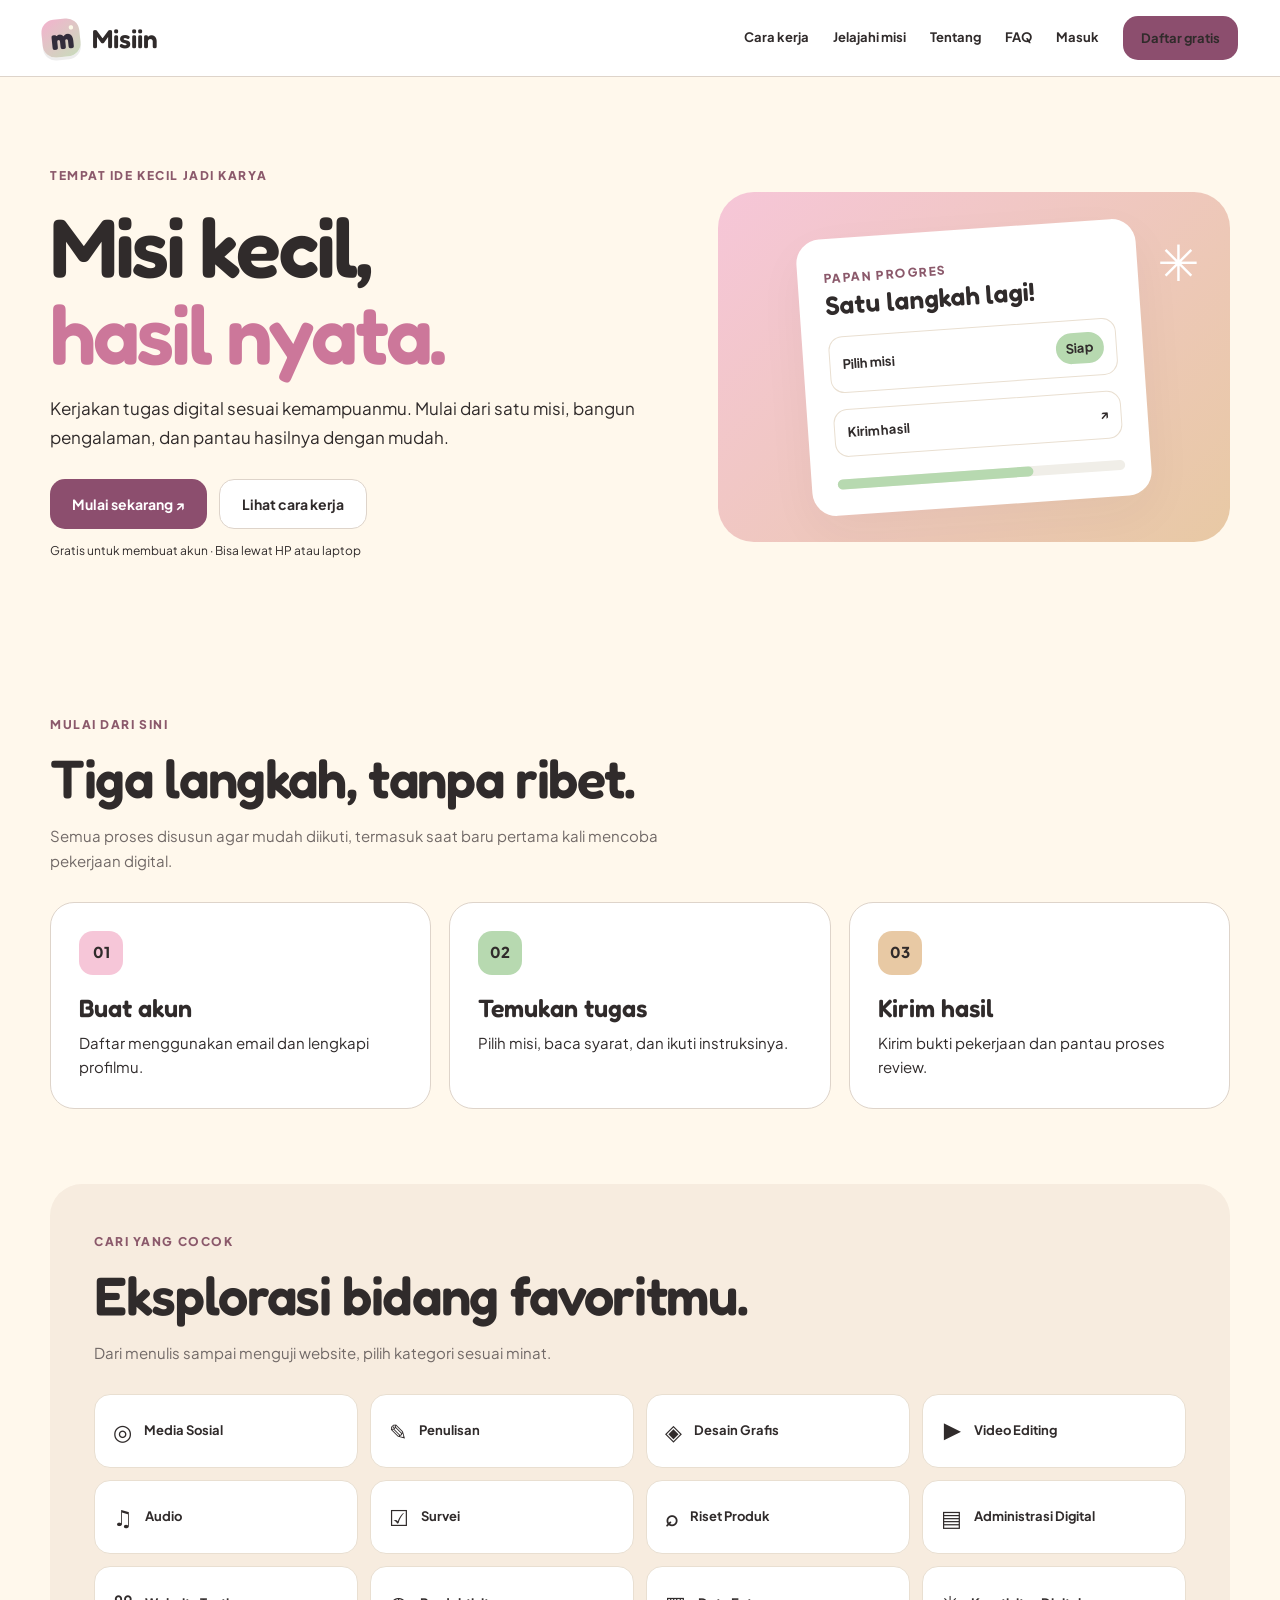
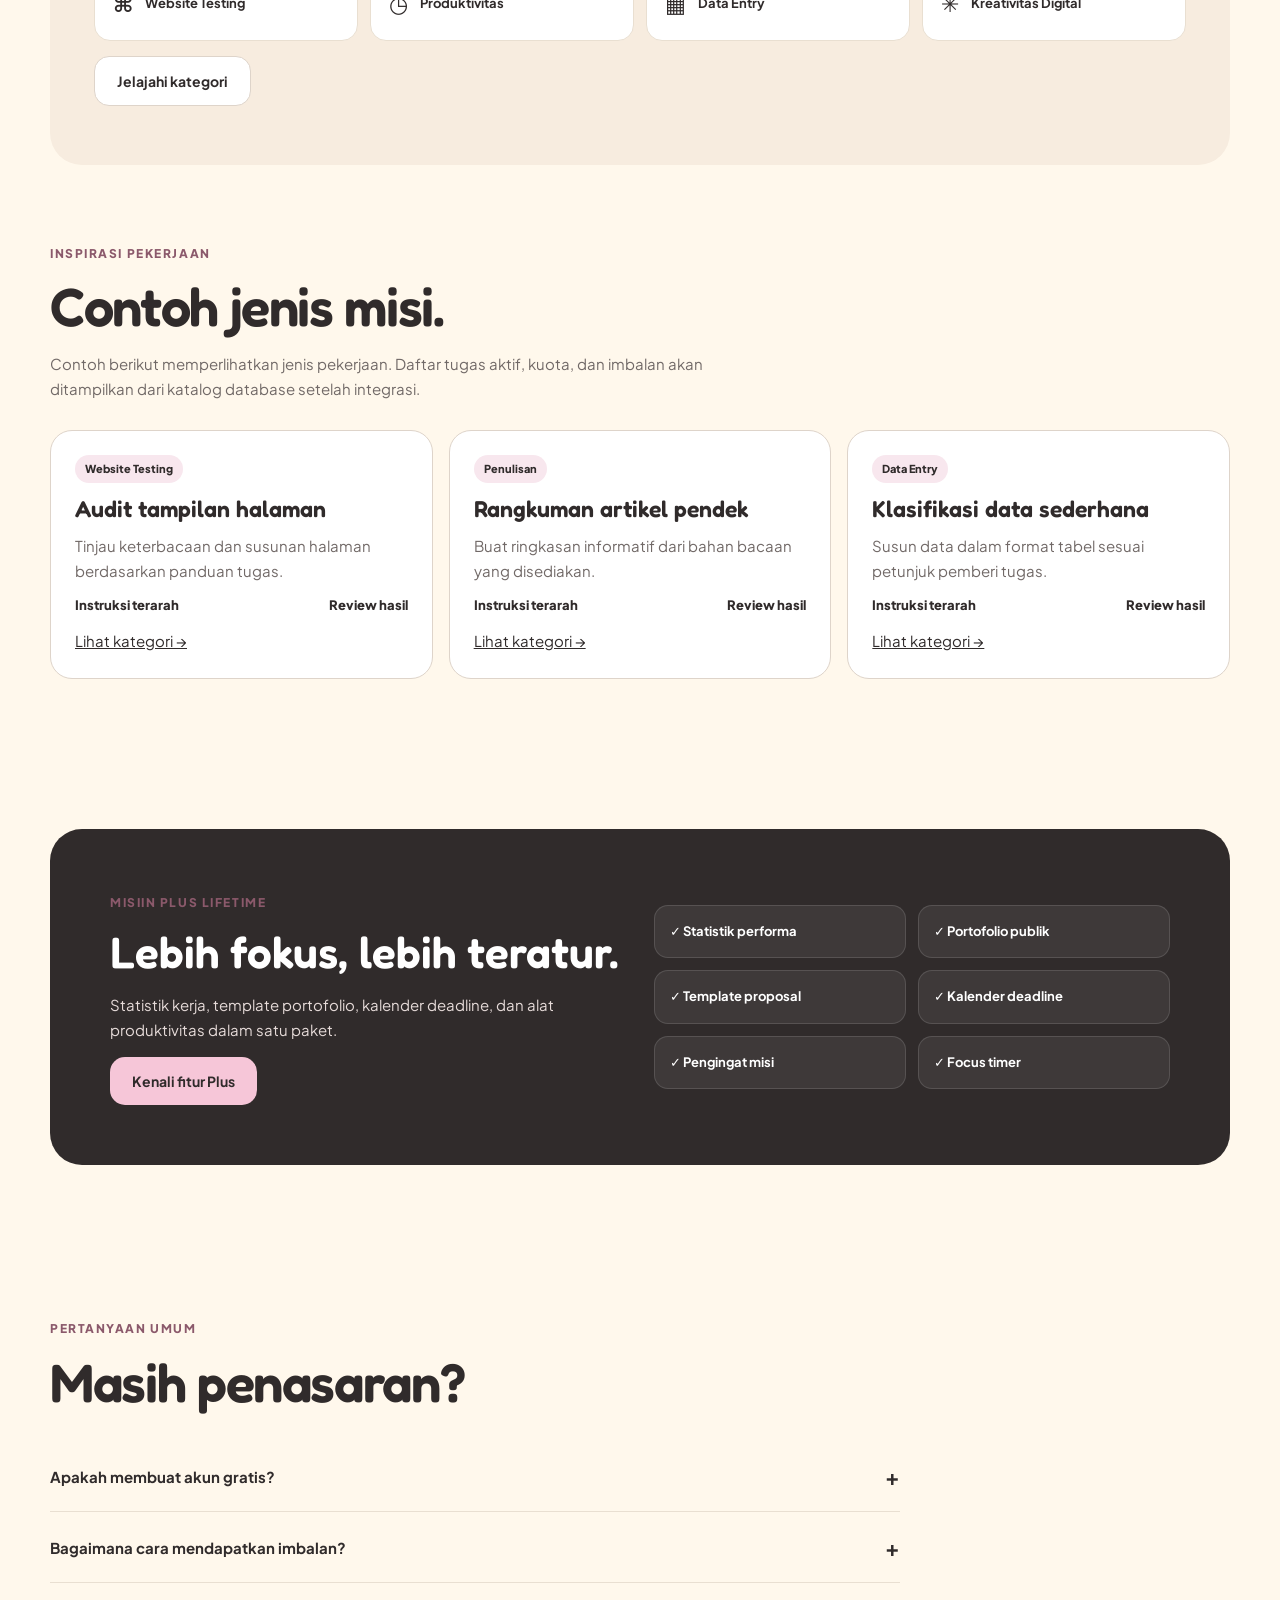
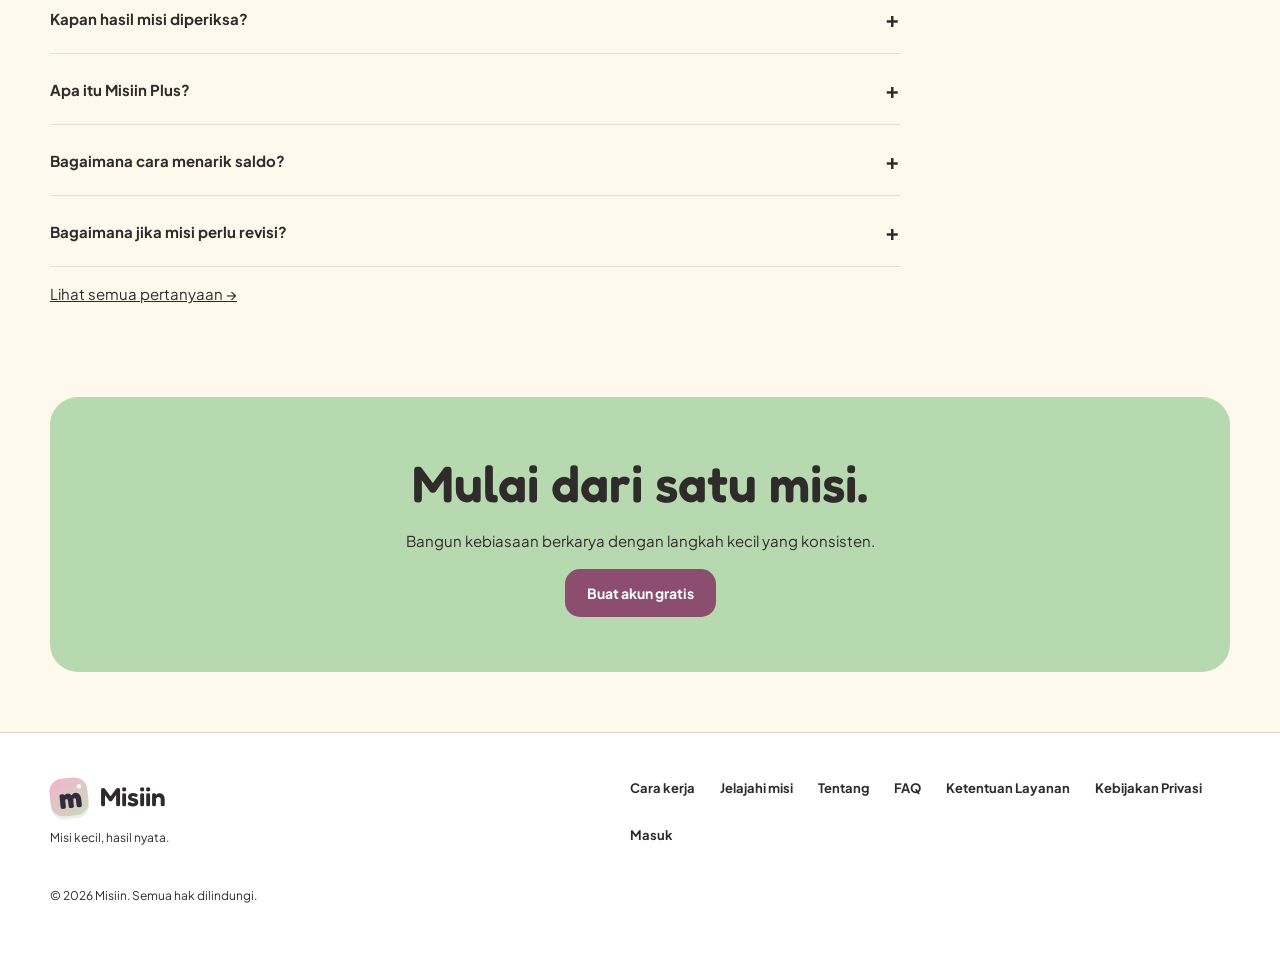
<file: index.html>
<!doctype html><html lang="id"><head>
<link rel="icon" type="image/svg+xml" href="./assets/icons/favicon.svg"><meta charset="utf-8"><meta name="viewport" content="width=device-width,initial-scale=1"><meta name="theme-color" content="#FFF8EC"><meta name="description" content="Temukan misi digital, kerjakan sesuai kemampuanmu, dan pantau progres di Misiin."><title>Misi kecil, hasil nyata — Misiin</title><link rel="stylesheet" href="/assets/css/main.css"><script type="module" src="/assets/js/public.js"></script><link rel="stylesheet" href="/assets/css/responsive-fixes.css"><link rel="stylesheet" href="/assets/css/polish.css"><script defer src="/assets/js/theme.js"></script></head><body><a class="skip" href="#main">Lewati ke konten</a><header class="site-header"><div class="site-header-inner"><a class="site-brand" href="/" aria-label="Misiin, beranda"><span class="misiin-mark" aria-hidden="true">m<span class="misiin-mark-dot">•</span></span>Misiin</a><nav class="site-nav" aria-label="Navigasi utama"><a href="/cara-kerja.html">Cara kerja</a><a href="/jelajahi-misi.html">Jelajahi misi</a><a href="/tentang.html">Tentang</a><a href="/faq.html">FAQ</a><a href="/login.html">Masuk</a><a class="button small" href="/register.html">Daftar gratis</a></nav><button class="menu-toggle" type="button" data-menu-toggle aria-expanded="false" aria-controls="mobile-nav" aria-label="Buka navigasi">☰</button></div><nav id="mobile-nav" class="mobile-nav" data-mobile-menu aria-label="Navigasi seluler" hidden><a href="/cara-kerja.html">Cara kerja</a><a href="/jelajahi-misi.html">Jelajahi misi</a><a href="/tentang.html">Tentang</a><a href="/faq.html">FAQ</a><a href="/login.html">Masuk</a><a href="/register.html">Daftar gratis</a></nav></header><main id="main"><div class="container"><section class="public-hero"><div><span class="eyebrow">Tempat ide kecil jadi karya</span><h1>Misi kecil,<br><em>hasil nyata.</em></h1><p class="lead">Kerjakan tugas digital sesuai kemampuanmu. Mulai dari satu misi, bangun pengalaman, dan pantau hasilnya dengan mudah.</p><div class="actions"><a class="button" href="/register.html">Mulai sekarang ↗</a><a class="button secondary" href="/cara-kerja.html">Lihat cara kerja</a></div><p class="mini-note">Gratis untuk membuat akun · Bisa lewat HP atau laptop</p></div><div class="hero-visual" role="img" aria-label="Ilustrasi kartu tugas digital dengan progres kerja"><span class="visual-star" aria-hidden="true">✳</span><div class="visual-main"><span class="eyebrow">Papan progres</span><strong>Satu langkah lagi!</strong><div class="visual-row">Pilih misi <span class="visual-pill">Siap</span></div><div class="visual-row">Kirim hasil <span>↗</span></div><div class="progress"><i></i></div></div></div></section><section class="section-space" id="cara-kerja"><div class="section-heading"><span class="eyebrow">Mulai dari sini</span><h2>Tiga langkah, tanpa ribet.</h2><p>Semua proses disusun agar mudah diikuti, termasuk saat baru pertama kali mencoba pekerjaan digital.</p></div><div class="feature-grid"><article class="feature-card"><span class="step">01</span><h3>Buat akun</h3><p>Daftar menggunakan email dan lengkapi profilmu.</p></article><article class="feature-card"><span class="step">02</span><h3>Temukan tugas</h3><p>Pilih misi, baca syarat, dan ikuti instruksinya.</p></article><article class="feature-card"><span class="step">03</span><h3>Kirim hasil</h3><p>Kirim bukti pekerjaan dan pantau proses review.</p></article></div></section><section class="section-space tinted" id="misi"><div class="section-heading"><span class="eyebrow">Cari yang cocok</span><h2>Eksplorasi bidang favoritmu.</h2><p>Dari menulis sampai menguji website, pilih kategori sesuai minat.</p></div><div class="category-grid"><div class="category-item" data-category="Media Sosial"><span class="category-icon" aria-hidden="true">◎</span>Media Sosial</div><div class="category-item" data-category="Penulisan"><span class="category-icon" aria-hidden="true">✎</span>Penulisan</div><div class="category-item" data-category="Desain Grafis"><span class="category-icon" aria-hidden="true">◈</span>Desain Grafis</div><div class="category-item" data-category="Video Editing"><span class="category-icon" aria-hidden="true">▶</span>Video Editing</div><div class="category-item" data-category="Audio"><span class="category-icon" aria-hidden="true">♫</span>Audio</div><div class="category-item" data-category="Survei"><span class="category-icon" aria-hidden="true">☑</span>Survei</div><div class="category-item" data-category="Riset Produk"><span class="category-icon" aria-hidden="true">⌕</span>Riset Produk</div><div class="category-item" data-category="Administrasi Digital"><span class="category-icon" aria-hidden="true">▤</span>Administrasi Digital</div><div class="category-item" data-category="Website Testing"><span class="category-icon" aria-hidden="true">⌘</span>Website Testing</div><div class="category-item" data-category="Produktivitas"><span class="category-icon" aria-hidden="true">◷</span>Produktivitas</div><div class="category-item" data-category="Data Entry"><span class="category-icon" aria-hidden="true">▦</span>Data Entry</div><div class="category-item" data-category="Kreativitas Digital"><span class="category-icon" aria-hidden="true">✳</span>Kreativitas Digital</div></div><p><a class="button secondary" href="/jelajahi-misi.html">Jelajahi kategori</a></p></section><section class="section-space"><div class="section-heading"><span class="eyebrow">Inspirasi pekerjaan</span><h2>Contoh jenis misi.</h2><p>Contoh berikut memperlihatkan jenis pekerjaan. Daftar tugas aktif, kuota, dan imbalan akan ditampilkan dari katalog database setelah integrasi.</p></div><div class="preview-grid"><article class="preview-card"><span class="tag">Website Testing</span><h3>Audit tampilan halaman</h3><p>Tinjau keterbacaan dan susunan halaman berdasarkan panduan tugas.</p><div class="preview-meta"><span>Instruksi terarah</span><span>Review hasil</span></div><a href="/jelajahi-misi.html">Lihat kategori →</a></article><article class="preview-card"><span class="tag">Penulisan</span><h3>Rangkuman artikel pendek</h3><p>Buat ringkasan informatif dari bahan bacaan yang disediakan.</p><div class="preview-meta"><span>Instruksi terarah</span><span>Review hasil</span></div><a href="/jelajahi-misi.html">Lihat kategori →</a></article><article class="preview-card"><span class="tag">Data Entry</span><h3>Klasifikasi data sederhana</h3><p>Susun data dalam format tabel sesuai petunjuk pemberi tugas.</p><div class="preview-meta"><span>Instruksi terarah</span><span>Review hasil</span></div><a href="/jelajahi-misi.html">Lihat kategori →</a></article></div></section><section class="section-space"><div class="plus-panel"><div><span class="eyebrow">Misiin Plus Lifetime</span><h2 style="font:600 44px/1.15 Fredoka;margin:14px 0">Lebih fokus, lebih teratur.</h2><p>Statistik kerja, template portofolio, kalender deadline, dan alat produktivitas dalam satu paket.</p><a class="button" style="background:var(--pink);color:var(--ink)!important" href="/register.html">Kenali fitur Plus</a></div><div class="plus-list"><span>✓ Statistik performa</span><span>✓ Portofolio publik</span><span>✓ Template proposal</span><span>✓ Kalender deadline</span><span>✓ Pengingat misi</span><span>✓ Focus timer</span></div></div></section><section class="section-space"><div class="section-heading"><span class="eyebrow">Pertanyaan umum</span><h2>Masih penasaran?</h2></div><div class="faq-list"><div class="faq-item" data-faq><button type="button" aria-expanded="false"><span>Apakah membuat akun gratis?</span><span aria-hidden="true">+</span></button><div class="faq-answer" hidden>Ya. Kamu dapat mendaftar tanpa biaya. Fitur tertentu tersedia melalui keanggotaan Plus.</div></div><div class="faq-item" data-faq><button type="button" aria-expanded="false"><span>Bagaimana cara mendapatkan imbalan?</span><span aria-hidden="true">+</span></button><div class="faq-answer" hidden>Ambil misi yang tersedia, ikuti instruksinya, lalu kirim hasil. Imbalan masuk setelah hasil disetujui.</div></div><div class="faq-item" data-faq><button type="button" aria-expanded="false"><span>Kapan hasil misi diperiksa?</span><span aria-hidden="true">+</span></button><div class="faq-answer" hidden>Status review dan catatan revisi akan terlihat di halaman Misi Saya. Waktu pemeriksaan bergantung pada jenis misi dan antrean.</div></div><div class="faq-item" data-faq><button type="button" aria-expanded="false"><span>Apa itu Misiin Plus?</span><span aria-hidden="true">+</span></button><div class="faq-answer" hidden>Keanggotaan sekali bayar untuk mengakses fitur produktivitas tambahan dan katalog misi khusus, sesuai ketersediaan.</div></div><div class="faq-item" data-faq><button type="button" aria-expanded="false"><span>Bagaimana cara menarik saldo?</span><span aria-hidden="true">+</span></button><div class="faq-answer" hidden>Buka Dompet, tambahkan rekening atau e-wallet, lalu ajukan penarikan setelah memenuhi minimum dan persyaratan.</div></div><div class="faq-item" data-faq><button type="button" aria-expanded="false"><span>Bagaimana jika misi perlu revisi?</span><span aria-hidden="true">+</span></button><div class="faq-answer" hidden>Baca catatan reviewer, perbaiki hasil, lalu kirim ulang sebelum batas revisi atau deadline yang berlaku.</div></div></div><p><a href="/faq.html">Lihat semua pertanyaan →</a></p></section><section class="cta-band"><h2>Mulai dari satu misi.</h2><p>Bangun kebiasaan berkarya dengan langkah kecil yang konsisten.</p><a class="button" href="/register.html">Buat akun gratis</a></section></div></main><footer class="site-footer"><div class="container"><div class="footer-inner"><div><a class="site-brand" href="/"><span class="misiin-mark" aria-hidden="true">m<span class="misiin-mark-dot">•</span></span>Misiin</a><p class="mini-note">Misi kecil, hasil nyata.</p></div><nav class="footer-links" aria-label="Navigasi footer"><a href="/cara-kerja.html">Cara kerja</a><a href="/jelajahi-misi.html">Jelajahi misi</a><a href="/tentang.html">Tentang</a><a href="/faq.html">FAQ</a><a href="/ketentuan-layanan.html">Ketentuan Layanan</a><a href="/kebijakan-privasi.html">Kebijakan Privasi</a><a href="/login.html">Masuk</a></nav></div><p class="footer-note">© <span data-year>2026</span> Misiin. Semua hak dilindungi.</p></div></footer></body></html>
</file>
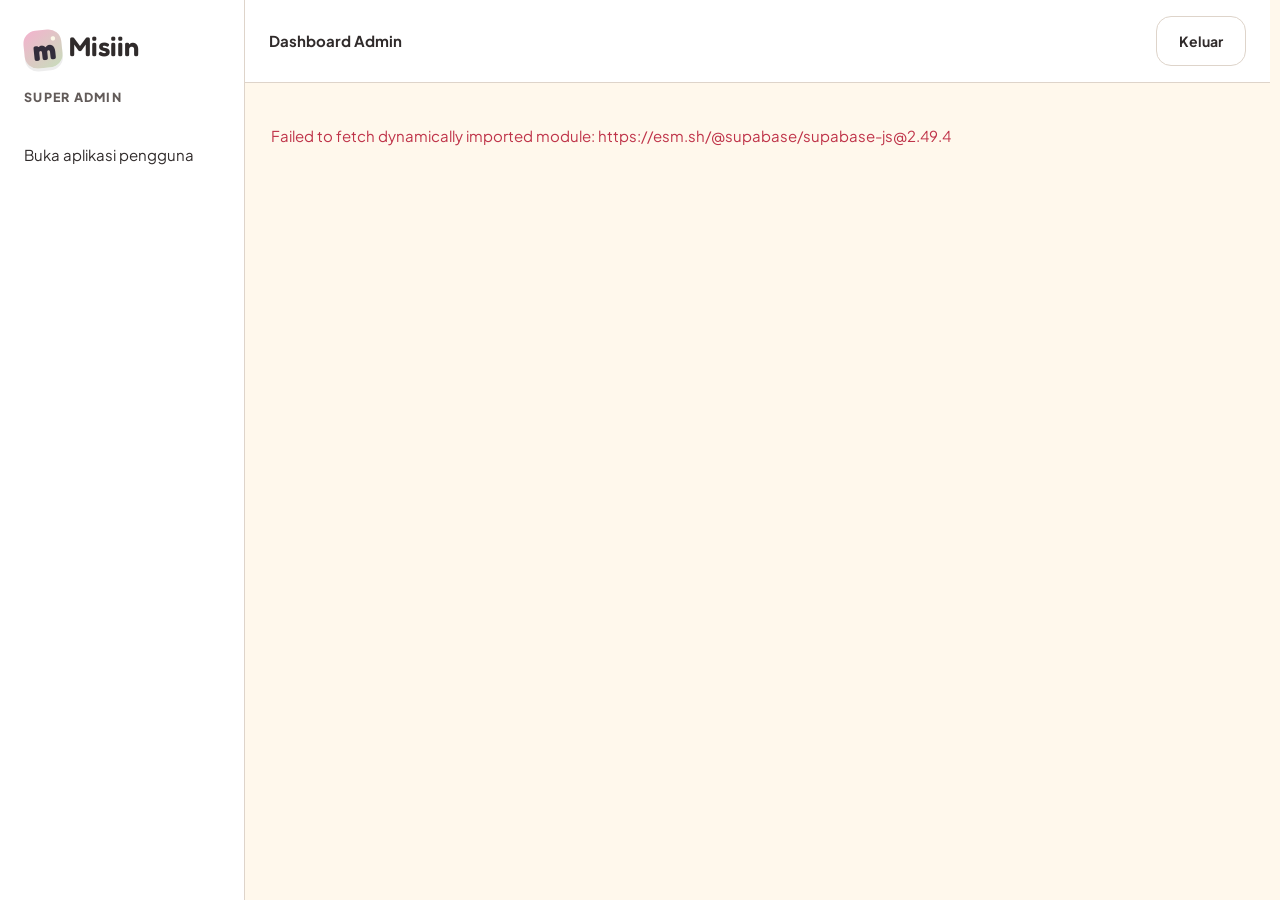
<file: admin.html>
<!doctype html><html lang="id"><head>
<link rel="icon" type="image/svg+xml" href="./assets/icons/favicon.svg"><meta charset="utf-8"><meta name="viewport" content="width=device-width,initial-scale=1"><title>Super Admin — Misiin</title><link rel="stylesheet" href="/assets/css/main.css"><link rel="stylesheet" href="/assets/css/admin.css"><script type="module" src="/assets/js/admin-page.js"></script><link rel="stylesheet" href="/assets/css/responsive-fixes.css"><link rel="stylesheet" href="/assets/css/polish.css"><link rel="stylesheet" href="/assets/css/admin-refine.css"><link rel="stylesheet" href="/assets/css/admin-review-layout.css"><script defer src="/assets/js/theme.js"></script></head><body><a class="skip" href="#admin-main">Lewati navigasi</a><div class="admin-shell"><aside class="admin-side" id="admin-side"><a class="brand" href="/"><span class="misiin-mark" aria-hidden="true">m<span class="misiin-mark-dot">•</span></span> Misiin</a><small>SUPER ADMIN</small><nav id="admin-nav" aria-label="Menu admin"></nav><a href="/app.html">Buka aplikasi pengguna</a></aside><div id="admin-backdrop" class="admin-backdrop" hidden></div><div class="admin-area"><header class="admin-top"><button id="menu-toggle" class="button secondary" aria-controls="admin-side" aria-expanded="false">☰ Menu</button><strong id="page-title">Dashboard Admin</strong><button class="button secondary" id="logout">Keluar</button></header><main id="admin-main" tabindex="-1"><p id="admin-status" role="status">Memeriksa akses admin...</p><div id="admin-content"></div></main></div></div></body></html>
</file>
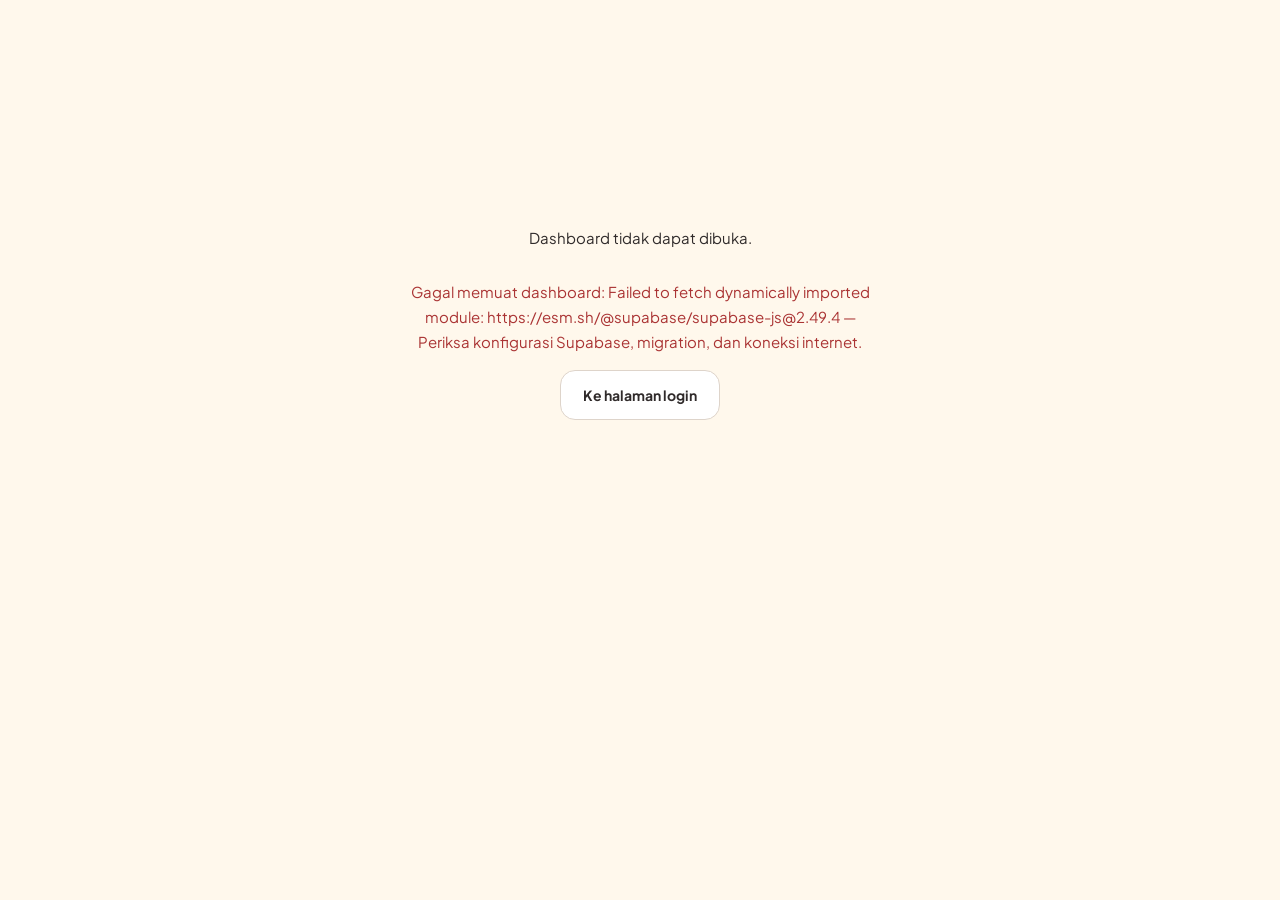
<file: app.html>
<!doctype html><html lang="id"><head>
<link rel="icon" type="image/svg+xml" href="./assets/icons/favicon.svg"><meta charset="utf-8"><meta name="viewport" content="width=device-width,initial-scale=1"><meta name="theme-color" content="#FFF8EC"><title>Dashboard — Misiin</title><link rel="stylesheet" href="/assets/css/main.css"><link rel="stylesheet" href="/assets/css/dashboard.css"><link rel="stylesheet" href="/assets/css/missions.css"><link rel="stylesheet" href="/assets/css/wallet.css"><link rel="stylesheet" href="/assets/css/plus.css"><link rel="stylesheet" href="/assets/css/support.css"><link rel="stylesheet" href="/assets/css/settings.css"><script type="module" src="/assets/js/dashboard.js"></script><link rel="stylesheet" href="/assets/css/responsive-fixes.css"><link rel="stylesheet" href="/assets/css/polish.css"><script defer src="/assets/js/theme.js"></script><link rel="stylesheet" href="/assets/css/patch-0015.css"><link rel="stylesheet" href="/assets/css/patch-0016.css?v=0016">
<link rel="stylesheet" href="/assets/css/patch-0018.css?v=0018"><link rel="stylesheet" href="/assets/css/patch-0019.css?v=0019"><link rel="stylesheet" href="/assets/css/patch-0022.css?v=0022"><link rel="stylesheet" href="/assets/css/patch-0023.css?v=0023"></head><body class="dashboard-body"><a class="skip" href="#main">Lewati navigasi</a><div id="app-shell" class="dashboard-shell" hidden><aside class="dashboard-sidebar" id="sidebar"><a class="site-brand" href="/"><span class="misiin-mark" aria-hidden="true">m<span class="misiin-mark-dot">•</span></span>Misiin</a><p class="sidebar-label">MENU UTAMA</p><nav id="desktop-nav" aria-label="Navigasi utama"></nav><div class="sidebar-bottom"><div class="tier-card"><span class="eyebrow">KEANGGOTAAN</span><strong id="sidebar-tier">Memuat…</strong><small>Keanggotaan sesuai status akun.</small></div><button id="logout" class="button secondary" type="button">Keluar akun</button></div></aside><div id="drawer-backdrop" class="drawer-backdrop" hidden></div><div class="dashboard-main"><header class="dashboard-header"><div class="header-left"><button class="icon-button menu-drawer" id="open-drawer" aria-label="Buka menu" aria-expanded="false" aria-controls="sidebar">☰</button><a class="mobile-brand" href="/"><span class="misiin-mark" aria-hidden="true">m<span class="misiin-mark-dot">•</span></span> Misiin</a><span class="header-page" id="header-page">Beranda</span></div><div class="header-right"><span class="header-email" id="header-email"></span><span class="user-avatar" id="user-initial" aria-hidden="true">M</span></div></header><main id="main" class="dashboard-content" tabindex="-1"><div id="page-content" aria-live="polite"><div class="dash-skeleton" aria-label="Memuat dashboard"></div></div></main></div><nav class="bottom-nav" id="mobile-nav" aria-label="Navigasi seluler"></nav></div><div id="startup" class="startup"><p role="status">Memeriksa sesi Misiin...</p><p id="startup-error"></p><a class="button secondary" href="/login.html">Ke halaman login</a></div></body></html>
</file>
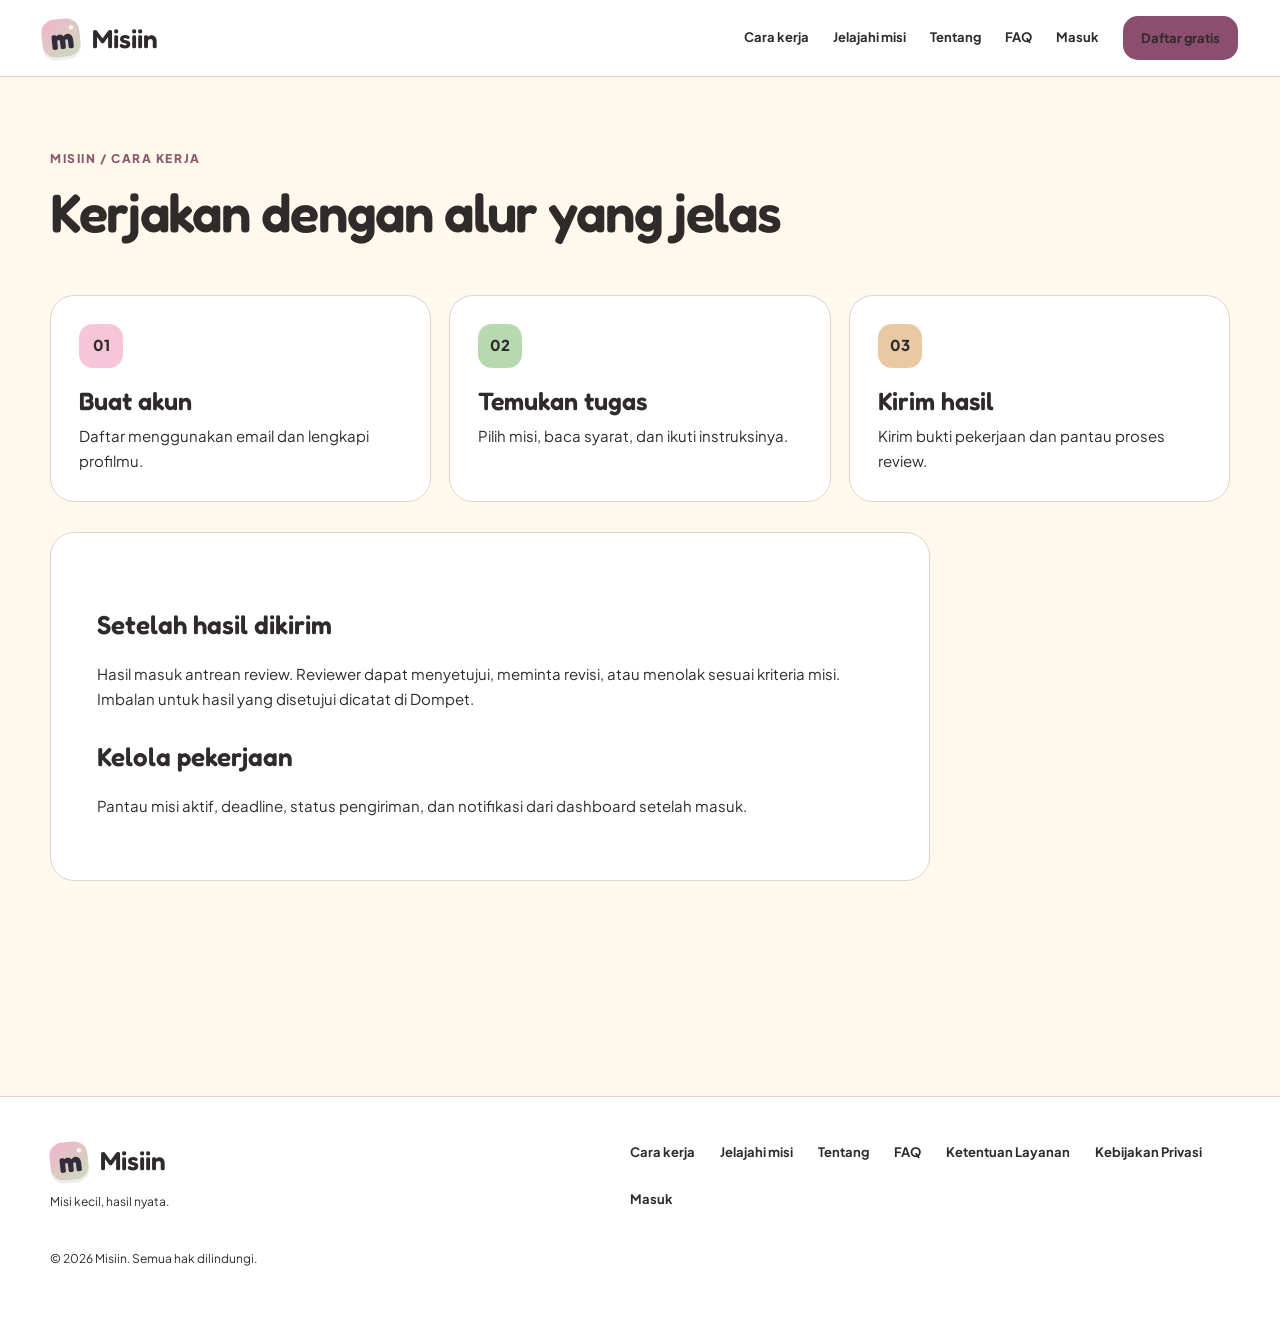
<file: cara-kerja.html>
<!doctype html><html lang="id"><head>
<link rel="icon" type="image/svg+xml" href="./assets/icons/favicon.svg"><meta charset="utf-8"><meta name="viewport" content="width=device-width,initial-scale=1"><meta name="theme-color" content="#FFF8EC"><meta name="description" content="Temukan misi digital, kerjakan sesuai kemampuanmu, dan pantau progres di Misiin."><title>Cara Kerja — Misiin</title><link rel="stylesheet" href="/assets/css/main.css"><script type="module" src="/assets/js/public.js"></script><link rel="stylesheet" href="/assets/css/responsive-fixes.css"><link rel="stylesheet" href="/assets/css/polish.css"><script defer src="/assets/js/theme.js"></script></head><body><a class="skip" href="#main">Lewati ke konten</a><header class="site-header"><div class="site-header-inner"><a class="site-brand" href="/" aria-label="Misiin, beranda"><span class="misiin-mark" aria-hidden="true">m<span class="misiin-mark-dot">•</span></span>Misiin</a><nav class="site-nav" aria-label="Navigasi utama"><a href="/cara-kerja.html">Cara kerja</a><a href="/jelajahi-misi.html">Jelajahi misi</a><a href="/tentang.html">Tentang</a><a href="/faq.html">FAQ</a><a href="/login.html">Masuk</a><a class="button small" href="/register.html">Daftar gratis</a></nav><button class="menu-toggle" type="button" data-menu-toggle aria-expanded="false" aria-controls="mobile-nav" aria-label="Buka navigasi">☰</button></div><nav id="mobile-nav" class="mobile-nav" data-mobile-menu aria-label="Navigasi seluler" hidden><a href="/cara-kerja.html">Cara kerja</a><a href="/jelajahi-misi.html">Jelajahi misi</a><a href="/tentang.html">Tentang</a><a href="/faq.html">FAQ</a><a href="/login.html">Masuk</a><a href="/register.html">Daftar gratis</a></nav></header><main id="main"><div class="container"><header class="page-heading"><span class="eyebrow">Misiin / Cara Kerja</span><h1>Kerjakan dengan alur yang jelas</h1></header><section class="section-space" style="padding-top:10px"><div class="feature-grid"><article class="feature-card"><span class="step">01</span><h3>Buat akun</h3><p>Daftar menggunakan email dan lengkapi profilmu.</p></article><article class="feature-card"><span class="step">02</span><h3>Temukan tugas</h3><p>Pilih misi, baca syarat, dan ikuti instruksinya.</p></article><article class="feature-card"><span class="step">03</span><h3>Kirim hasil</h3><p>Kirim bukti pekerjaan dan pantau proses review.</p></article></div><div class="content-panel" style="margin-top:30px"><h2>Setelah hasil dikirim</h2><p>Hasil masuk antrean review. Reviewer dapat menyetujui, meminta revisi, atau menolak sesuai kriteria misi. Imbalan untuk hasil yang disetujui dicatat di Dompet.</p><h2>Kelola pekerjaan</h2><p>Pantau misi aktif, deadline, status pengiriman, dan notifikasi dari dashboard setelah masuk.</p></div></section></div></main><footer class="site-footer"><div class="container"><div class="footer-inner"><div><a class="site-brand" href="/"><span class="misiin-mark" aria-hidden="true">m<span class="misiin-mark-dot">•</span></span>Misiin</a><p class="mini-note">Misi kecil, hasil nyata.</p></div><nav class="footer-links" aria-label="Navigasi footer"><a href="/cara-kerja.html">Cara kerja</a><a href="/jelajahi-misi.html">Jelajahi misi</a><a href="/tentang.html">Tentang</a><a href="/faq.html">FAQ</a><a href="/ketentuan-layanan.html">Ketentuan Layanan</a><a href="/kebijakan-privasi.html">Kebijakan Privasi</a><a href="/login.html">Masuk</a></nav></div><p class="footer-note">© <span data-year>2026</span> Misiin. Semua hak dilindungi.</p></div></footer></body></html>
</file>
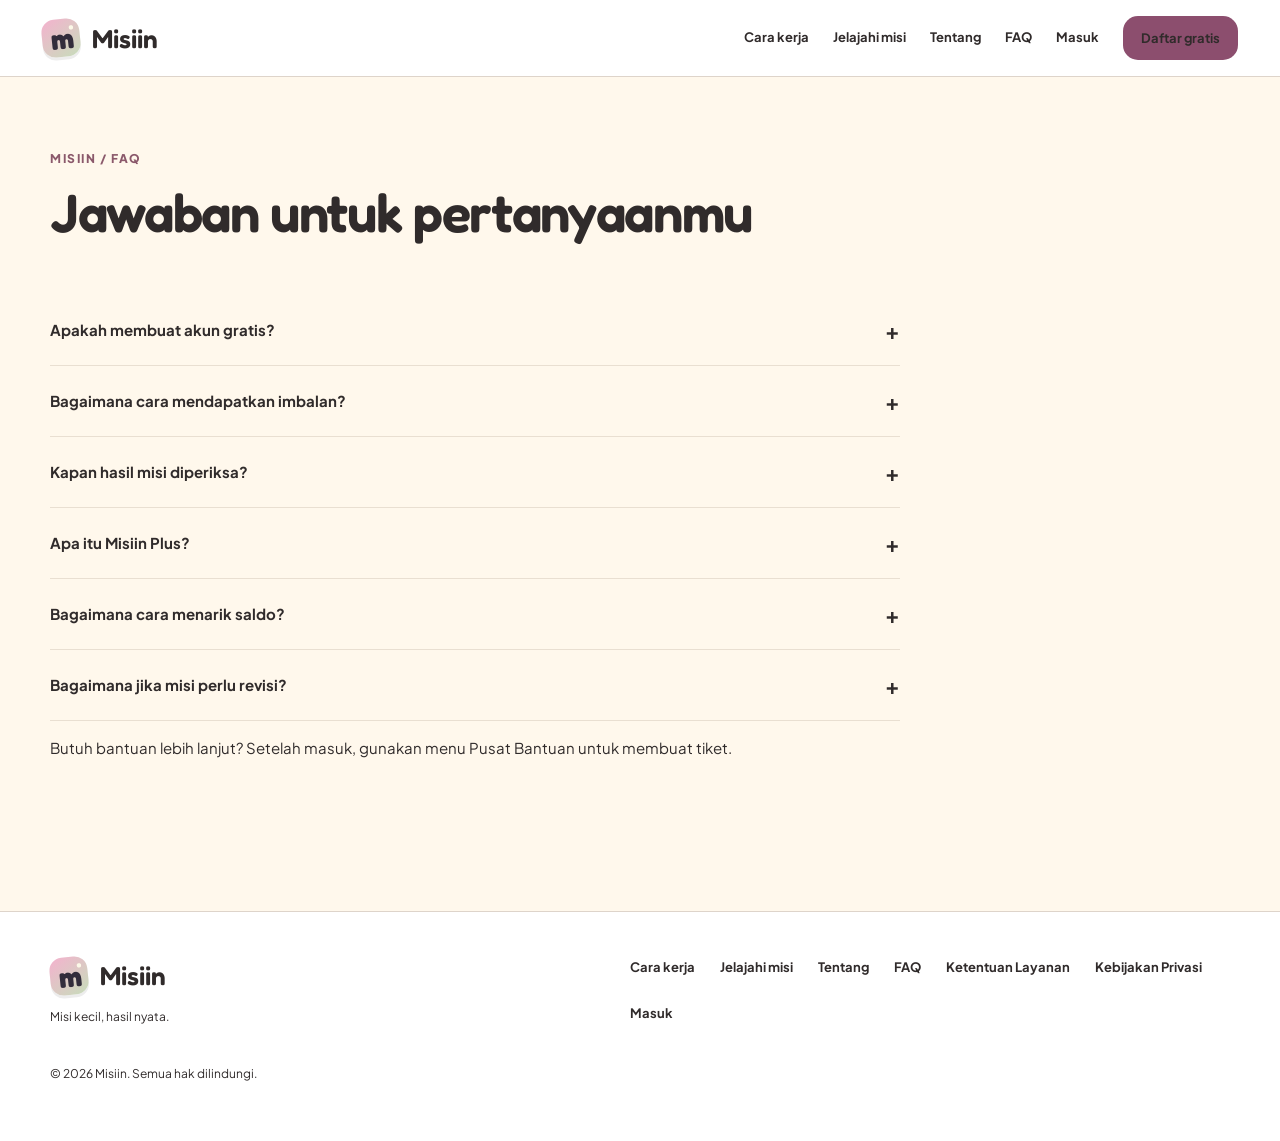
<file: faq.html>
<!doctype html><html lang="id"><head>
<link rel="icon" type="image/svg+xml" href="./assets/icons/favicon.svg"><meta charset="utf-8"><meta name="viewport" content="width=device-width,initial-scale=1"><meta name="theme-color" content="#FFF8EC"><meta name="description" content="Temukan misi digital, kerjakan sesuai kemampuanmu, dan pantau progres di Misiin."><title>FAQ — Misiin</title><link rel="stylesheet" href="/assets/css/main.css"><script type="module" src="/assets/js/public.js"></script><link rel="stylesheet" href="/assets/css/responsive-fixes.css"><link rel="stylesheet" href="/assets/css/polish.css"><script defer src="/assets/js/theme.js"></script></head><body><a class="skip" href="#main">Lewati ke konten</a><header class="site-header"><div class="site-header-inner"><a class="site-brand" href="/" aria-label="Misiin, beranda"><span class="misiin-mark" aria-hidden="true">m<span class="misiin-mark-dot">•</span></span>Misiin</a><nav class="site-nav" aria-label="Navigasi utama"><a href="/cara-kerja.html">Cara kerja</a><a href="/jelajahi-misi.html">Jelajahi misi</a><a href="/tentang.html">Tentang</a><a href="/faq.html">FAQ</a><a href="/login.html">Masuk</a><a class="button small" href="/register.html">Daftar gratis</a></nav><button class="menu-toggle" type="button" data-menu-toggle aria-expanded="false" aria-controls="mobile-nav" aria-label="Buka navigasi">☰</button></div><nav id="mobile-nav" class="mobile-nav" data-mobile-menu aria-label="Navigasi seluler" hidden><a href="/cara-kerja.html">Cara kerja</a><a href="/jelajahi-misi.html">Jelajahi misi</a><a href="/tentang.html">Tentang</a><a href="/faq.html">FAQ</a><a href="/login.html">Masuk</a><a href="/register.html">Daftar gratis</a></nav></header><main id="main"><div class="container"><header class="page-heading"><span class="eyebrow">Misiin / FAQ</span><h1>Jawaban untuk pertanyaanmu</h1></header><section class="section-space" style="padding-top:10px"><div class="faq-list"><div class="faq-item" data-faq><button type="button" aria-expanded="false"><span>Apakah membuat akun gratis?</span><span aria-hidden="true">+</span></button><div class="faq-answer" hidden>Ya. Kamu dapat mendaftar tanpa biaya. Fitur tertentu tersedia melalui keanggotaan Plus.</div></div><div class="faq-item" data-faq><button type="button" aria-expanded="false"><span>Bagaimana cara mendapatkan imbalan?</span><span aria-hidden="true">+</span></button><div class="faq-answer" hidden>Ambil misi yang tersedia, ikuti instruksinya, lalu kirim hasil. Imbalan masuk setelah hasil disetujui.</div></div><div class="faq-item" data-faq><button type="button" aria-expanded="false"><span>Kapan hasil misi diperiksa?</span><span aria-hidden="true">+</span></button><div class="faq-answer" hidden>Status review dan catatan revisi akan terlihat di halaman Misi Saya. Waktu pemeriksaan bergantung pada jenis misi dan antrean.</div></div><div class="faq-item" data-faq><button type="button" aria-expanded="false"><span>Apa itu Misiin Plus?</span><span aria-hidden="true">+</span></button><div class="faq-answer" hidden>Keanggotaan sekali bayar untuk mengakses fitur produktivitas tambahan dan katalog misi khusus, sesuai ketersediaan.</div></div><div class="faq-item" data-faq><button type="button" aria-expanded="false"><span>Bagaimana cara menarik saldo?</span><span aria-hidden="true">+</span></button><div class="faq-answer" hidden>Buka Dompet, tambahkan rekening atau e-wallet, lalu ajukan penarikan setelah memenuhi minimum dan persyaratan.</div></div><div class="faq-item" data-faq><button type="button" aria-expanded="false"><span>Bagaimana jika misi perlu revisi?</span><span aria-hidden="true">+</span></button><div class="faq-answer" hidden>Baca catatan reviewer, perbaiki hasil, lalu kirim ulang sebelum batas revisi atau deadline yang berlaku.</div></div></div><p>Butuh bantuan lebih lanjut? Setelah masuk, gunakan menu Pusat Bantuan untuk membuat tiket.</p></section></div></main><footer class="site-footer"><div class="container"><div class="footer-inner"><div><a class="site-brand" href="/"><span class="misiin-mark" aria-hidden="true">m<span class="misiin-mark-dot">•</span></span>Misiin</a><p class="mini-note">Misi kecil, hasil nyata.</p></div><nav class="footer-links" aria-label="Navigasi footer"><a href="/cara-kerja.html">Cara kerja</a><a href="/jelajahi-misi.html">Jelajahi misi</a><a href="/tentang.html">Tentang</a><a href="/faq.html">FAQ</a><a href="/ketentuan-layanan.html">Ketentuan Layanan</a><a href="/kebijakan-privasi.html">Kebijakan Privasi</a><a href="/login.html">Masuk</a></nav></div><p class="footer-note">© <span data-year>2026</span> Misiin. Semua hak dilindungi.</p></div></footer></body></html>
</file>
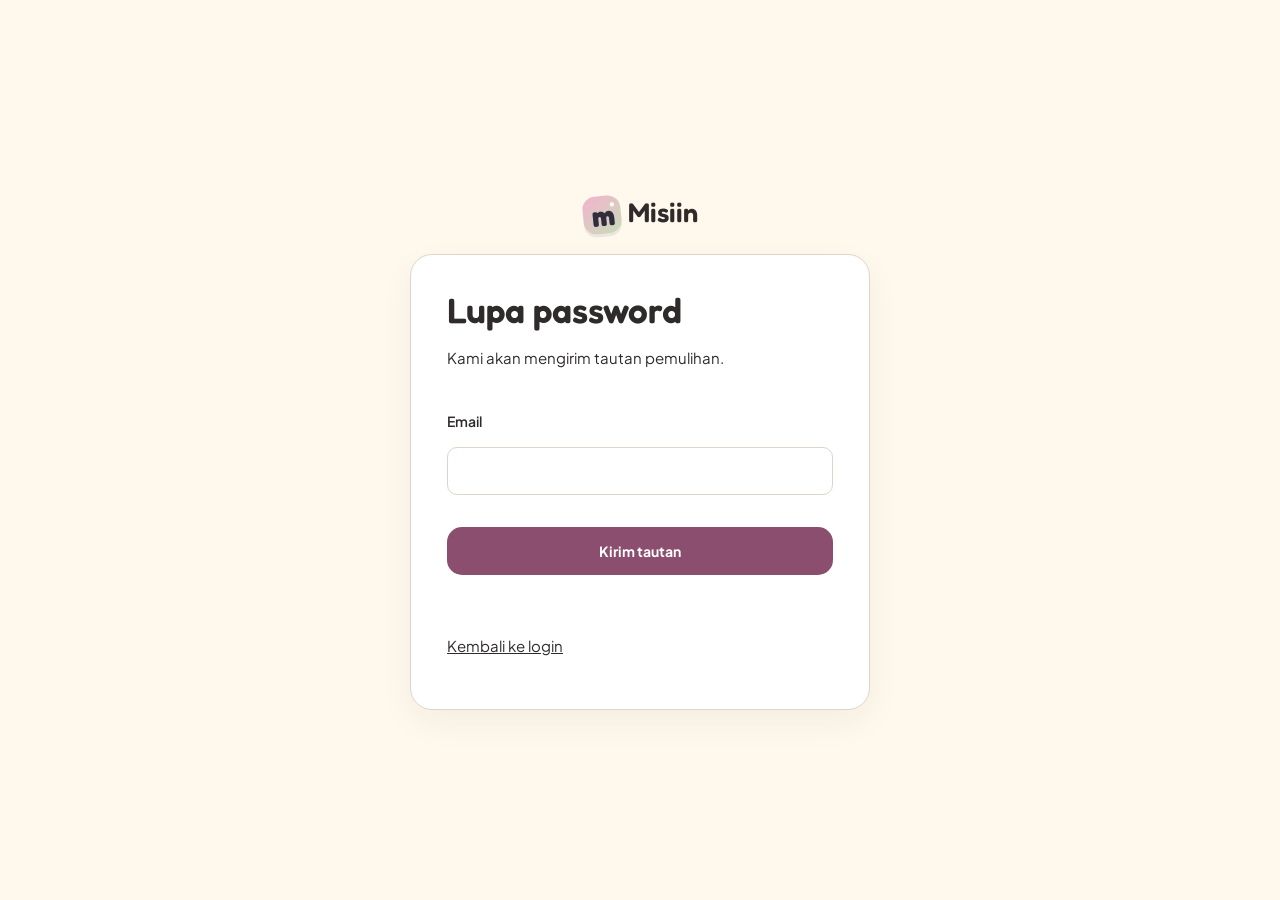
<file: forgot-password.html>
<!doctype html><html lang="id"><head>
<link rel="icon" type="image/svg+xml" href="./assets/icons/favicon.svg"><meta charset="utf-8"><meta name="viewport" content="width=device-width,initial-scale=1"><title>Lupa password — Misiin</title><link rel="stylesheet" href="/assets/css/main.css"><link rel="stylesheet" href="/assets/css/auth-profile.css"><script type="module" src="/assets/js/auth-page.js"></script><link rel="stylesheet" href="/assets/css/responsive-fixes.css"><link rel="stylesheet" href="/assets/css/polish.css"><script defer src="/assets/js/theme.js"></script></head><body><main class="auth"><a class="brand" href="/"><span class="misiin-mark" aria-hidden="true">m<span class="misiin-mark-dot">•</span></span> Misiin</a><section class="auth-card"><h1>Lupa password</h1><p>Kami akan mengirim tautan pemulihan.</p><form id="reset-form"><label>Email<input type="email" name="email" autocomplete="email" maxlength="254" required></label><button class="button" type="submit">Kirim tautan</button><p id="form-message" role="status" aria-live="polite"></p></form><p><a href="/login.html">Kembali ke login</a></p></section></main></body></html>
</file>
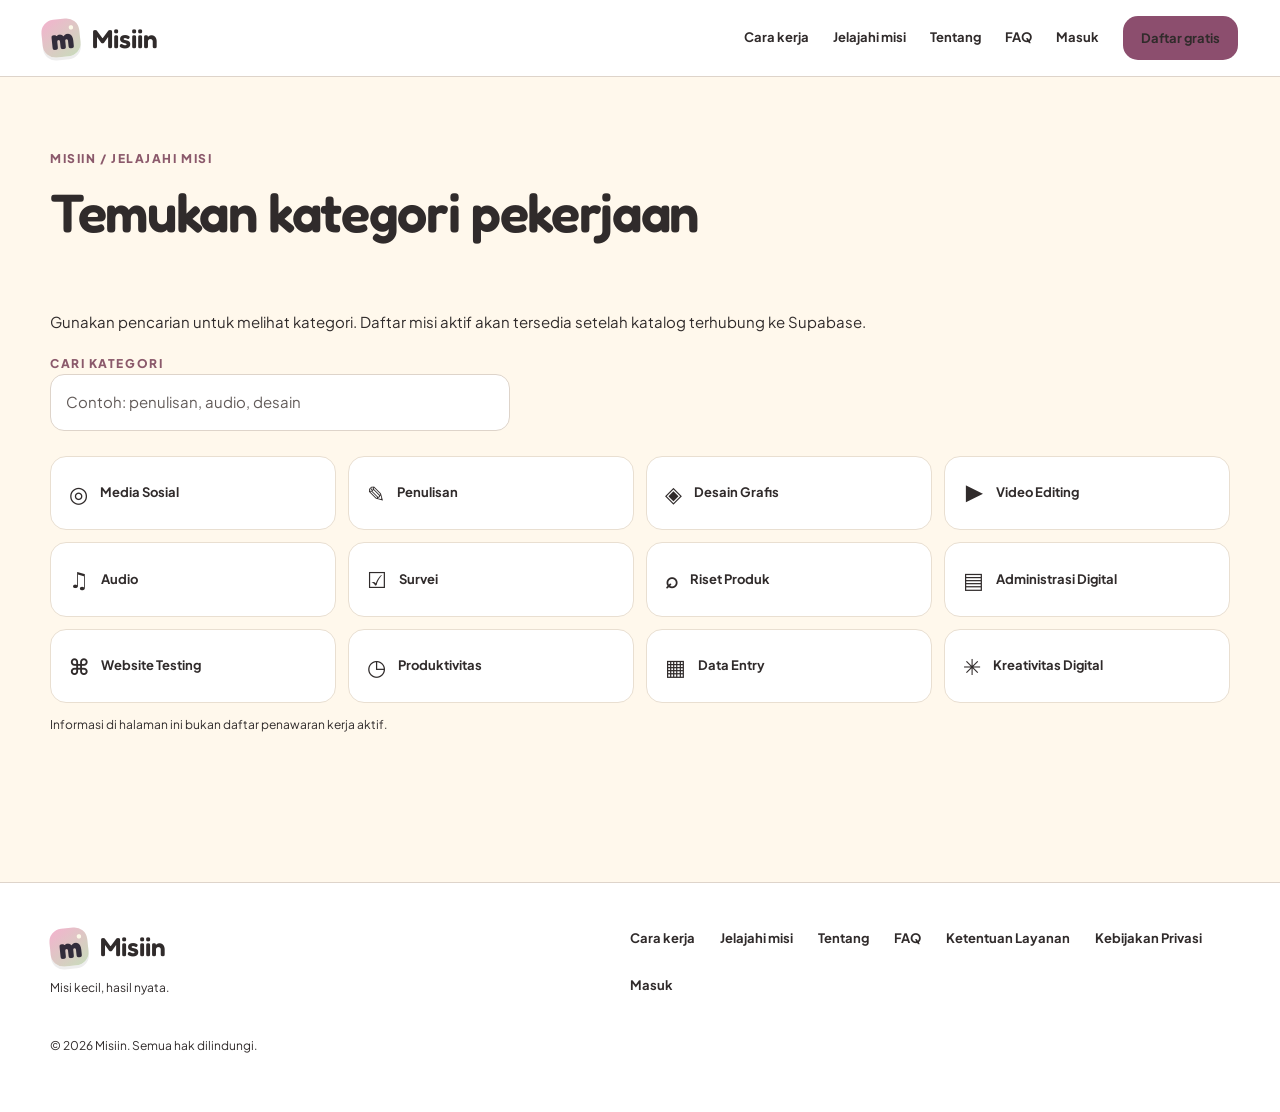
<file: jelajahi-misi.html>
<!doctype html><html lang="id"><head>
<link rel="icon" type="image/svg+xml" href="./assets/icons/favicon.svg"><meta charset="utf-8"><meta name="viewport" content="width=device-width,initial-scale=1"><meta name="theme-color" content="#FFF8EC"><meta name="description" content="Temukan misi digital, kerjakan sesuai kemampuanmu, dan pantau progres di Misiin."><title>Jelajahi Misi — Misiin</title><link rel="stylesheet" href="/assets/css/main.css"><script type="module" src="/assets/js/public.js"></script><link rel="stylesheet" href="/assets/css/responsive-fixes.css"><link rel="stylesheet" href="/assets/css/polish.css"><script defer src="/assets/js/theme.js"></script></head><body><a class="skip" href="#main">Lewati ke konten</a><header class="site-header"><div class="site-header-inner"><a class="site-brand" href="/" aria-label="Misiin, beranda"><span class="misiin-mark" aria-hidden="true">m<span class="misiin-mark-dot">•</span></span>Misiin</a><nav class="site-nav" aria-label="Navigasi utama"><a href="/cara-kerja.html">Cara kerja</a><a href="/jelajahi-misi.html">Jelajahi misi</a><a href="/tentang.html">Tentang</a><a href="/faq.html">FAQ</a><a href="/login.html">Masuk</a><a class="button small" href="/register.html">Daftar gratis</a></nav><button class="menu-toggle" type="button" data-menu-toggle aria-expanded="false" aria-controls="mobile-nav" aria-label="Buka navigasi">☰</button></div><nav id="mobile-nav" class="mobile-nav" data-mobile-menu aria-label="Navigasi seluler" hidden><a href="/cara-kerja.html">Cara kerja</a><a href="/jelajahi-misi.html">Jelajahi misi</a><a href="/tentang.html">Tentang</a><a href="/faq.html">FAQ</a><a href="/login.html">Masuk</a><a href="/register.html">Daftar gratis</a></nav></header><main id="main"><div class="container"><header class="page-heading"><span class="eyebrow">Misiin / Jelajahi Misi</span><h1>Temukan kategori pekerjaan</h1></header><section class="section-space" style="padding-top:10px"><p>Gunakan pencarian untuk melihat kategori. Daftar misi aktif akan tersedia setelah katalog terhubung ke Supabase.</p><label for="category-search" class="eyebrow">Cari kategori</label><div><input id="category-search" class="search-input" data-category-search placeholder="Contoh: penulisan, audio, desain" autocomplete="off"></div><div class="category-grid"><div class="category-item" data-category="Media Sosial"><span class="category-icon" aria-hidden="true">◎</span>Media Sosial</div><div class="category-item" data-category="Penulisan"><span class="category-icon" aria-hidden="true">✎</span>Penulisan</div><div class="category-item" data-category="Desain Grafis"><span class="category-icon" aria-hidden="true">◈</span>Desain Grafis</div><div class="category-item" data-category="Video Editing"><span class="category-icon" aria-hidden="true">▶</span>Video Editing</div><div class="category-item" data-category="Audio"><span class="category-icon" aria-hidden="true">♫</span>Audio</div><div class="category-item" data-category="Survei"><span class="category-icon" aria-hidden="true">☑</span>Survei</div><div class="category-item" data-category="Riset Produk"><span class="category-icon" aria-hidden="true">⌕</span>Riset Produk</div><div class="category-item" data-category="Administrasi Digital"><span class="category-icon" aria-hidden="true">▤</span>Administrasi Digital</div><div class="category-item" data-category="Website Testing"><span class="category-icon" aria-hidden="true">⌘</span>Website Testing</div><div class="category-item" data-category="Produktivitas"><span class="category-icon" aria-hidden="true">◷</span>Produktivitas</div><div class="category-item" data-category="Data Entry"><span class="category-icon" aria-hidden="true">▦</span>Data Entry</div><div class="category-item" data-category="Kreativitas Digital"><span class="category-icon" aria-hidden="true">✳</span>Kreativitas Digital</div></div><p class="mini-note">Informasi di halaman ini bukan daftar penawaran kerja aktif.</p></section></div></main><footer class="site-footer"><div class="container"><div class="footer-inner"><div><a class="site-brand" href="/"><span class="misiin-mark" aria-hidden="true">m<span class="misiin-mark-dot">•</span></span>Misiin</a><p class="mini-note">Misi kecil, hasil nyata.</p></div><nav class="footer-links" aria-label="Navigasi footer"><a href="/cara-kerja.html">Cara kerja</a><a href="/jelajahi-misi.html">Jelajahi misi</a><a href="/tentang.html">Tentang</a><a href="/faq.html">FAQ</a><a href="/ketentuan-layanan.html">Ketentuan Layanan</a><a href="/kebijakan-privasi.html">Kebijakan Privasi</a><a href="/login.html">Masuk</a></nav></div><p class="footer-note">© <span data-year>2026</span> Misiin. Semua hak dilindungi.</p></div></footer></body></html>
</file>
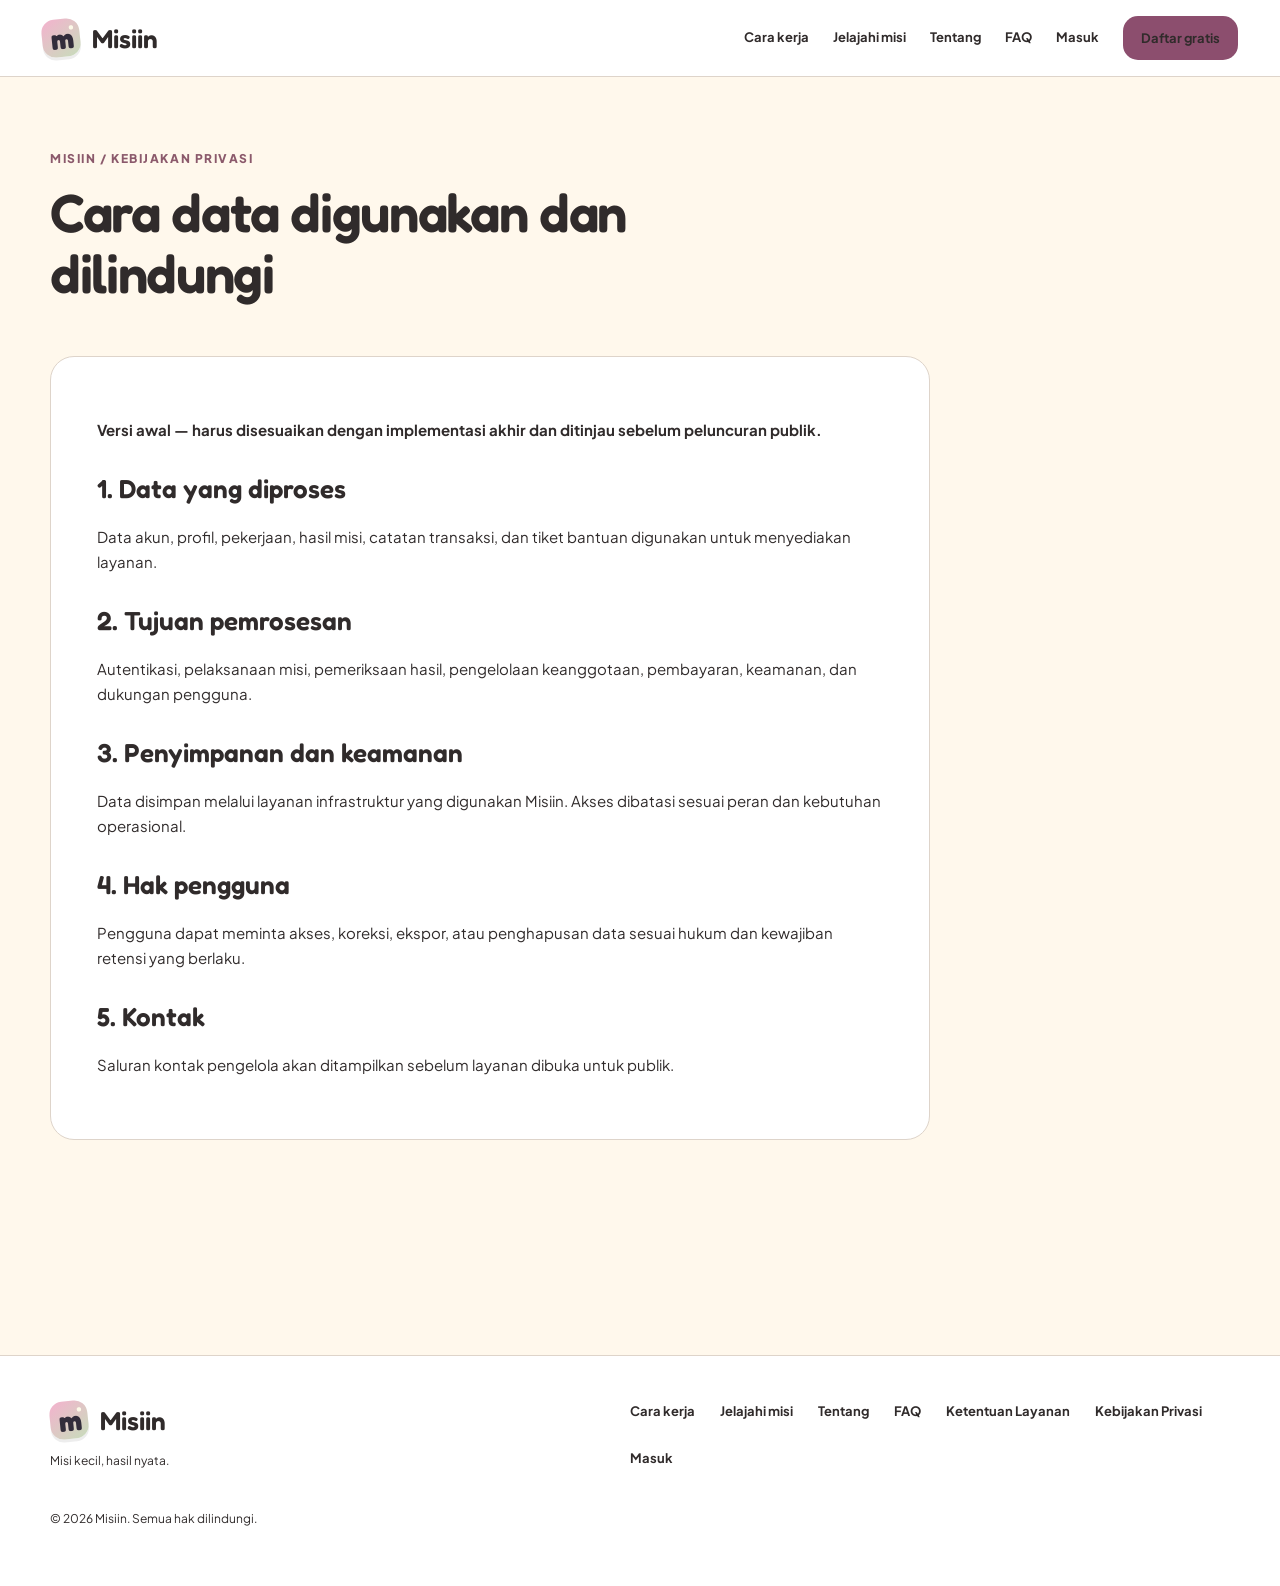
<file: kebijakan-privasi.html>
<!doctype html><html lang="id"><head>
<link rel="icon" type="image/svg+xml" href="./assets/icons/favicon.svg"><meta charset="utf-8"><meta name="viewport" content="width=device-width,initial-scale=1"><meta name="theme-color" content="#FFF8EC"><meta name="description" content="Temukan misi digital, kerjakan sesuai kemampuanmu, dan pantau progres di Misiin."><title>Kebijakan Privasi — Misiin</title><link rel="stylesheet" href="/assets/css/main.css"><script type="module" src="/assets/js/public.js"></script><link rel="stylesheet" href="/assets/css/responsive-fixes.css"><link rel="stylesheet" href="/assets/css/polish.css"><script defer src="/assets/js/theme.js"></script></head><body><a class="skip" href="#main">Lewati ke konten</a><header class="site-header"><div class="site-header-inner"><a class="site-brand" href="/" aria-label="Misiin, beranda"><span class="misiin-mark" aria-hidden="true">m<span class="misiin-mark-dot">•</span></span>Misiin</a><nav class="site-nav" aria-label="Navigasi utama"><a href="/cara-kerja.html">Cara kerja</a><a href="/jelajahi-misi.html">Jelajahi misi</a><a href="/tentang.html">Tentang</a><a href="/faq.html">FAQ</a><a href="/login.html">Masuk</a><a class="button small" href="/register.html">Daftar gratis</a></nav><button class="menu-toggle" type="button" data-menu-toggle aria-expanded="false" aria-controls="mobile-nav" aria-label="Buka navigasi">☰</button></div><nav id="mobile-nav" class="mobile-nav" data-mobile-menu aria-label="Navigasi seluler" hidden><a href="/cara-kerja.html">Cara kerja</a><a href="/jelajahi-misi.html">Jelajahi misi</a><a href="/tentang.html">Tentang</a><a href="/faq.html">FAQ</a><a href="/login.html">Masuk</a><a href="/register.html">Daftar gratis</a></nav></header><main id="main"><div class="container"><header class="page-heading"><span class="eyebrow">Misiin / Kebijakan Privasi</span><h1>Cara data digunakan dan dilindungi</h1></header><section class="section-space" style="padding-top:10px"><div class="content-panel"><p><strong>Versi awal — harus disesuaikan dengan implementasi akhir dan ditinjau sebelum peluncuran publik.</strong></p><h2>1. Data yang diproses</h2><p>Data akun, profil, pekerjaan, hasil misi, catatan transaksi, dan tiket bantuan digunakan untuk menyediakan layanan.</p><h2>2. Tujuan pemrosesan</h2><p>Autentikasi, pelaksanaan misi, pemeriksaan hasil, pengelolaan keanggotaan, pembayaran, keamanan, dan dukungan pengguna.</p><h2>3. Penyimpanan dan keamanan</h2><p>Data disimpan melalui layanan infrastruktur yang digunakan Misiin. Akses dibatasi sesuai peran dan kebutuhan operasional.</p><h2>4. Hak pengguna</h2><p>Pengguna dapat meminta akses, koreksi, ekspor, atau penghapusan data sesuai hukum dan kewajiban retensi yang berlaku.</p><h2>5. Kontak</h2><p>Saluran kontak pengelola akan ditampilkan sebelum layanan dibuka untuk publik.</p></div></section></div></main><footer class="site-footer"><div class="container"><div class="footer-inner"><div><a class="site-brand" href="/"><span class="misiin-mark" aria-hidden="true">m<span class="misiin-mark-dot">•</span></span>Misiin</a><p class="mini-note">Misi kecil, hasil nyata.</p></div><nav class="footer-links" aria-label="Navigasi footer"><a href="/cara-kerja.html">Cara kerja</a><a href="/jelajahi-misi.html">Jelajahi misi</a><a href="/tentang.html">Tentang</a><a href="/faq.html">FAQ</a><a href="/ketentuan-layanan.html">Ketentuan Layanan</a><a href="/kebijakan-privasi.html">Kebijakan Privasi</a><a href="/login.html">Masuk</a></nav></div><p class="footer-note">© <span data-year>2026</span> Misiin. Semua hak dilindungi.</p></div></footer></body></html>
</file>
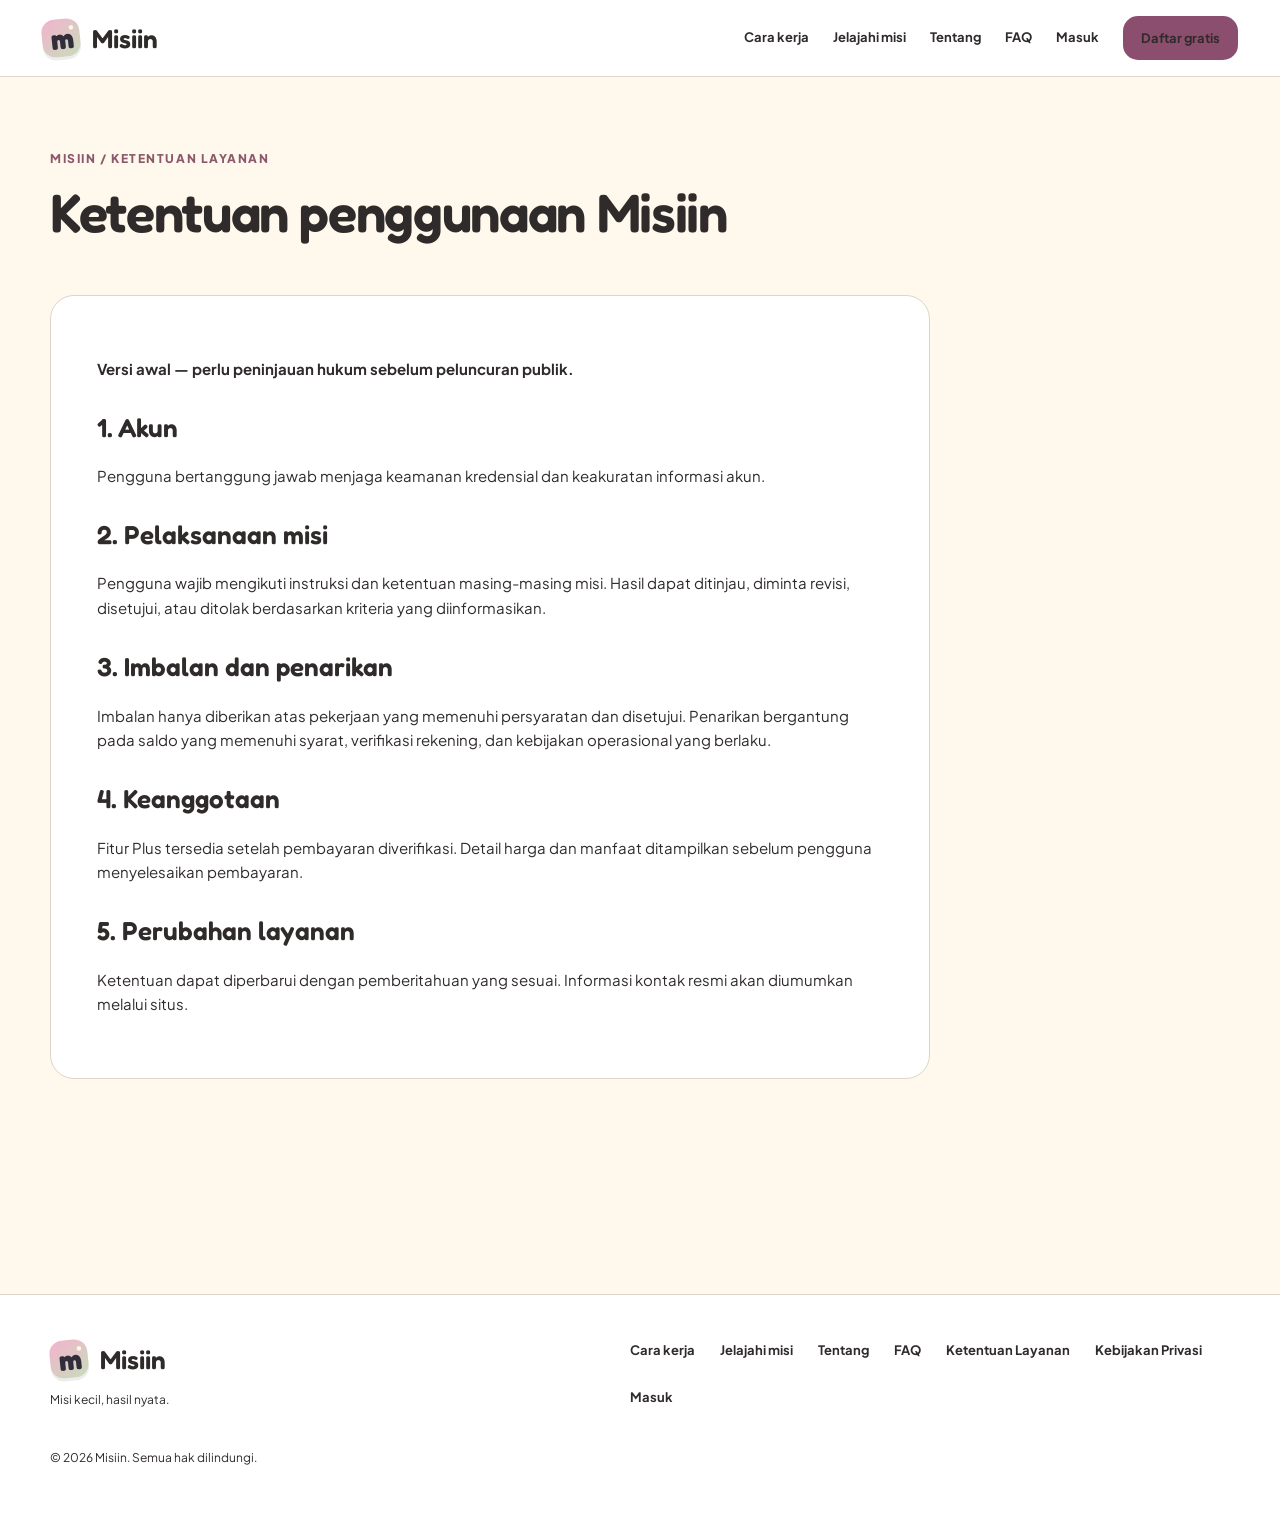
<file: ketentuan-layanan.html>
<!doctype html><html lang="id"><head>
<link rel="icon" type="image/svg+xml" href="./assets/icons/favicon.svg"><meta charset="utf-8"><meta name="viewport" content="width=device-width,initial-scale=1"><meta name="theme-color" content="#FFF8EC"><meta name="description" content="Temukan misi digital, kerjakan sesuai kemampuanmu, dan pantau progres di Misiin."><title>Ketentuan Layanan — Misiin</title><link rel="stylesheet" href="/assets/css/main.css"><script type="module" src="/assets/js/public.js"></script><link rel="stylesheet" href="/assets/css/responsive-fixes.css"><link rel="stylesheet" href="/assets/css/polish.css"><script defer src="/assets/js/theme.js"></script></head><body><a class="skip" href="#main">Lewati ke konten</a><header class="site-header"><div class="site-header-inner"><a class="site-brand" href="/" aria-label="Misiin, beranda"><span class="misiin-mark" aria-hidden="true">m<span class="misiin-mark-dot">•</span></span>Misiin</a><nav class="site-nav" aria-label="Navigasi utama"><a href="/cara-kerja.html">Cara kerja</a><a href="/jelajahi-misi.html">Jelajahi misi</a><a href="/tentang.html">Tentang</a><a href="/faq.html">FAQ</a><a href="/login.html">Masuk</a><a class="button small" href="/register.html">Daftar gratis</a></nav><button class="menu-toggle" type="button" data-menu-toggle aria-expanded="false" aria-controls="mobile-nav" aria-label="Buka navigasi">☰</button></div><nav id="mobile-nav" class="mobile-nav" data-mobile-menu aria-label="Navigasi seluler" hidden><a href="/cara-kerja.html">Cara kerja</a><a href="/jelajahi-misi.html">Jelajahi misi</a><a href="/tentang.html">Tentang</a><a href="/faq.html">FAQ</a><a href="/login.html">Masuk</a><a href="/register.html">Daftar gratis</a></nav></header><main id="main"><div class="container"><header class="page-heading"><span class="eyebrow">Misiin / Ketentuan Layanan</span><h1>Ketentuan penggunaan Misiin</h1></header><section class="section-space" style="padding-top:10px"><div class="content-panel"><p><strong>Versi awal — perlu peninjauan hukum sebelum peluncuran publik.</strong></p><h2>1. Akun</h2><p>Pengguna bertanggung jawab menjaga keamanan kredensial dan keakuratan informasi akun.</p><h2>2. Pelaksanaan misi</h2><p>Pengguna wajib mengikuti instruksi dan ketentuan masing-masing misi. Hasil dapat ditinjau, diminta revisi, disetujui, atau ditolak berdasarkan kriteria yang diinformasikan.</p><h2>3. Imbalan dan penarikan</h2><p>Imbalan hanya diberikan atas pekerjaan yang memenuhi persyaratan dan disetujui. Penarikan bergantung pada saldo yang memenuhi syarat, verifikasi rekening, dan kebijakan operasional yang berlaku.</p><h2>4. Keanggotaan</h2><p>Fitur Plus tersedia setelah pembayaran diverifikasi. Detail harga dan manfaat ditampilkan sebelum pengguna menyelesaikan pembayaran.</p><h2>5. Perubahan layanan</h2><p>Ketentuan dapat diperbarui dengan pemberitahuan yang sesuai. Informasi kontak resmi akan diumumkan melalui situs.</p></div></section></div></main><footer class="site-footer"><div class="container"><div class="footer-inner"><div><a class="site-brand" href="/"><span class="misiin-mark" aria-hidden="true">m<span class="misiin-mark-dot">•</span></span>Misiin</a><p class="mini-note">Misi kecil, hasil nyata.</p></div><nav class="footer-links" aria-label="Navigasi footer"><a href="/cara-kerja.html">Cara kerja</a><a href="/jelajahi-misi.html">Jelajahi misi</a><a href="/tentang.html">Tentang</a><a href="/faq.html">FAQ</a><a href="/ketentuan-layanan.html">Ketentuan Layanan</a><a href="/kebijakan-privasi.html">Kebijakan Privasi</a><a href="/login.html">Masuk</a></nav></div><p class="footer-note">© <span data-year>2026</span> Misiin. Semua hak dilindungi.</p></div></footer></body></html>
</file>
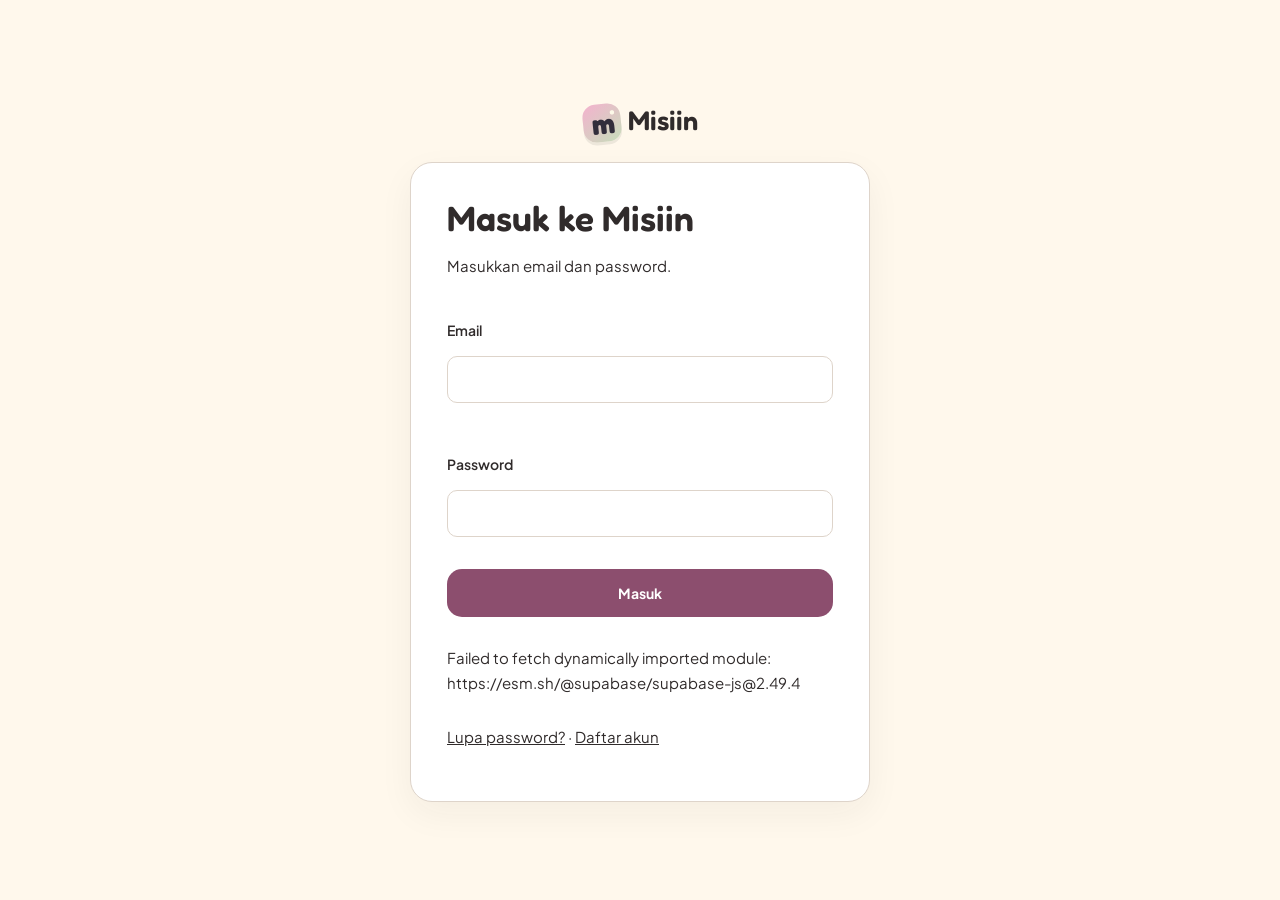
<file: login.html>
<!doctype html><html lang="id"><head>
<link rel="icon" type="image/svg+xml" href="./assets/icons/favicon.svg"><meta charset="utf-8"><meta name="viewport" content="width=device-width,initial-scale=1"><title>Masuk ke Misiin — Misiin</title><link rel="stylesheet" href="/assets/css/main.css"><link rel="stylesheet" href="/assets/css/auth-profile.css"><script type="module" src="/assets/js/auth-page.js"></script><link rel="stylesheet" href="/assets/css/responsive-fixes.css"><link rel="stylesheet" href="/assets/css/polish.css"><script defer src="/assets/js/theme.js"></script></head><body><main class="auth"><a class="brand" href="/"><span class="misiin-mark" aria-hidden="true">m<span class="misiin-mark-dot">•</span></span> Misiin</a><section class="auth-card"><h1>Masuk ke Misiin</h1><p>Masukkan email dan password.</p><form id="login-form" autocomplete="off"><label>Email<input type="email" name="email" autocomplete="off" maxlength="254" required></label><label>Password<input type="password" name="password" autocomplete="off" minlength="8" required></label><button class="button" type="submit">Masuk</button><p id="form-message" role="status" aria-live="polite"></p></form><p><a href="/forgot-password.html">Lupa password?</a> · <a href="/register.html">Daftar akun</a></p></section></main></body></html>
</file>
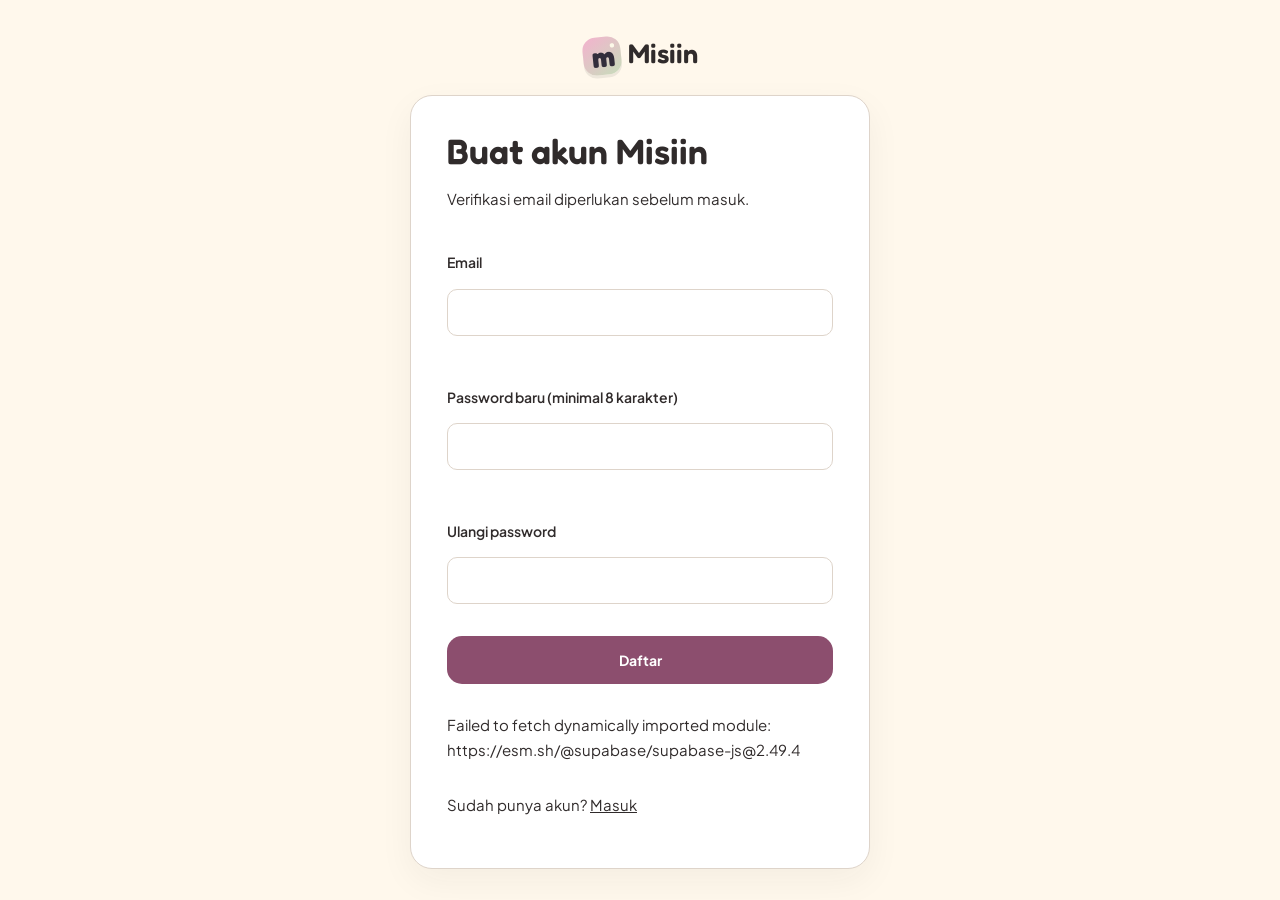
<file: register.html>
<!doctype html><html lang="id"><head>
<link rel="icon" type="image/svg+xml" href="./assets/icons/favicon.svg"><meta charset="utf-8"><meta name="viewport" content="width=device-width,initial-scale=1"><title>Buat akun Misiin — Misiin</title><link rel="stylesheet" href="/assets/css/main.css"><link rel="stylesheet" href="/assets/css/auth-profile.css"><script type="module" src="/assets/js/auth-page.js"></script><link rel="stylesheet" href="/assets/css/responsive-fixes.css"><link rel="stylesheet" href="/assets/css/polish.css"><script defer src="/assets/js/theme.js"></script></head><body><main class="auth"><a class="brand" href="/"><span class="misiin-mark" aria-hidden="true">m<span class="misiin-mark-dot">•</span></span> Misiin</a><section class="auth-card"><h1>Buat akun Misiin</h1><p>Verifikasi email diperlukan sebelum masuk.</p><form id="register-form" autocomplete="off"><label>Email<input type="email" name="email" autocomplete="off" maxlength="254" required></label><label>Password baru (minimal 8 karakter)<input type="password" name="password" autocomplete="off" minlength="8" required></label><label>Ulangi password<input type="password" name="confirm_password" autocomplete="off" minlength="8" required></label><button class="button" type="submit">Daftar</button><p id="form-message" role="status" aria-live="polite"></p></form><p>Sudah punya akun? <a href="/login.html">Masuk</a></p></section></main></body></html>
</file>
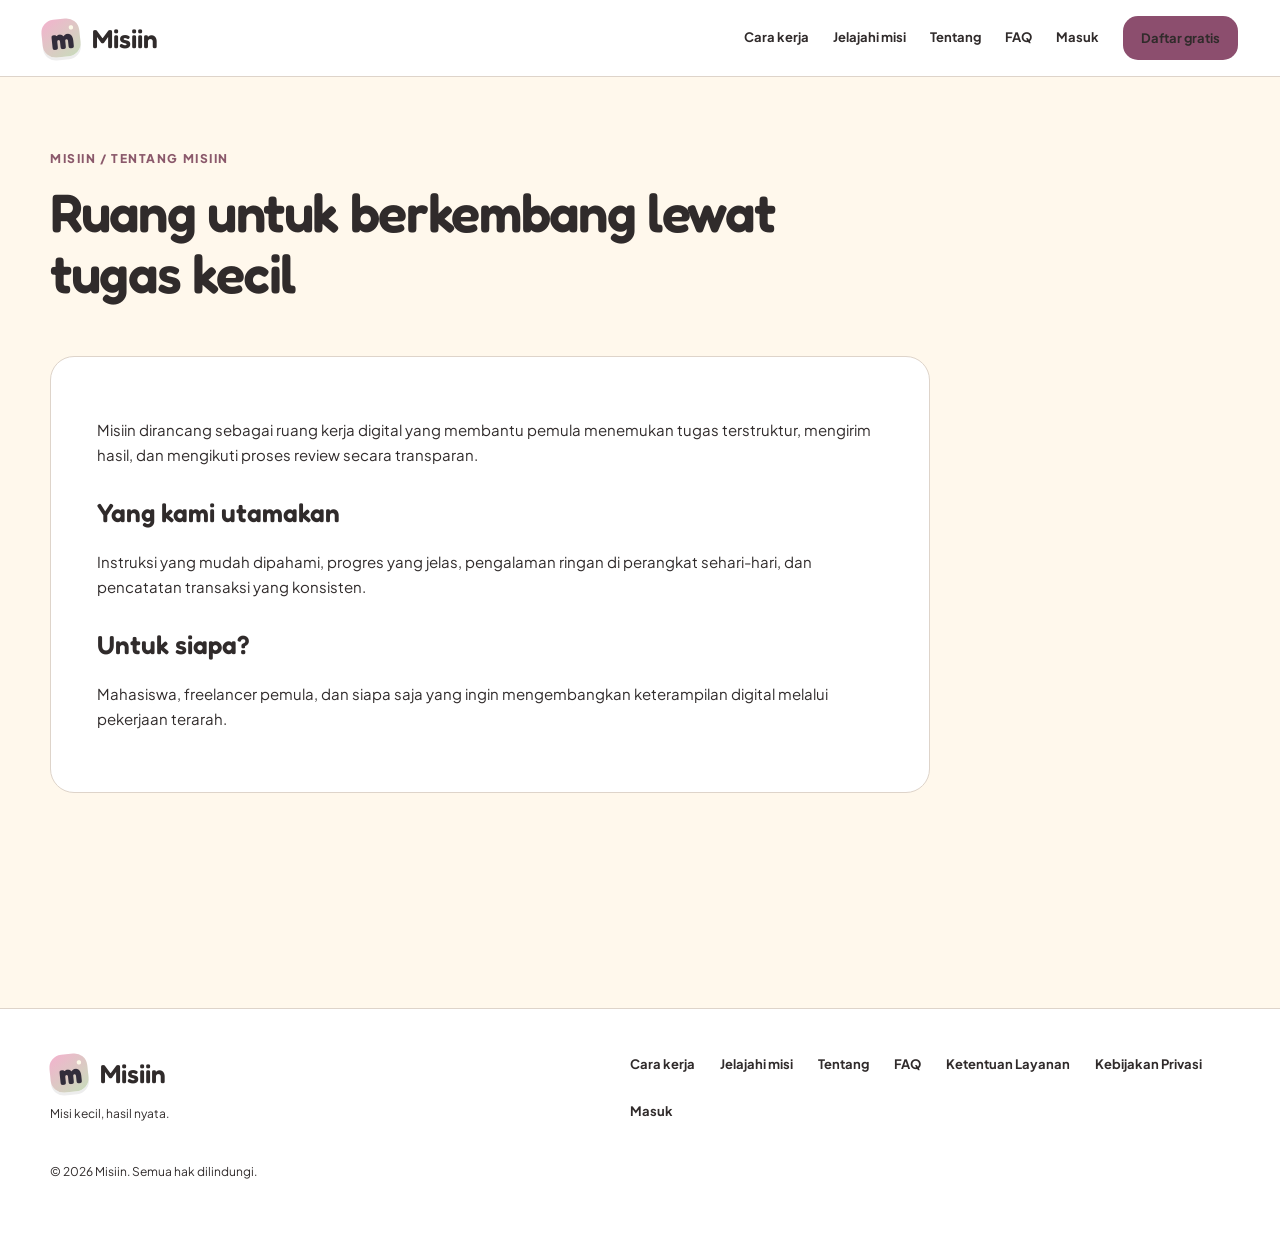
<file: tentang.html>
<!doctype html><html lang="id"><head>
<link rel="icon" type="image/svg+xml" href="./assets/icons/favicon.svg"><meta charset="utf-8"><meta name="viewport" content="width=device-width,initial-scale=1"><meta name="theme-color" content="#FFF8EC"><meta name="description" content="Temukan misi digital, kerjakan sesuai kemampuanmu, dan pantau progres di Misiin."><title>Tentang Misiin — Misiin</title><link rel="stylesheet" href="/assets/css/main.css"><script type="module" src="/assets/js/public.js"></script><link rel="stylesheet" href="/assets/css/responsive-fixes.css"><link rel="stylesheet" href="/assets/css/polish.css"><script defer src="/assets/js/theme.js"></script></head><body><a class="skip" href="#main">Lewati ke konten</a><header class="site-header"><div class="site-header-inner"><a class="site-brand" href="/" aria-label="Misiin, beranda"><span class="misiin-mark" aria-hidden="true">m<span class="misiin-mark-dot">•</span></span>Misiin</a><nav class="site-nav" aria-label="Navigasi utama"><a href="/cara-kerja.html">Cara kerja</a><a href="/jelajahi-misi.html">Jelajahi misi</a><a href="/tentang.html">Tentang</a><a href="/faq.html">FAQ</a><a href="/login.html">Masuk</a><a class="button small" href="/register.html">Daftar gratis</a></nav><button class="menu-toggle" type="button" data-menu-toggle aria-expanded="false" aria-controls="mobile-nav" aria-label="Buka navigasi">☰</button></div><nav id="mobile-nav" class="mobile-nav" data-mobile-menu aria-label="Navigasi seluler" hidden><a href="/cara-kerja.html">Cara kerja</a><a href="/jelajahi-misi.html">Jelajahi misi</a><a href="/tentang.html">Tentang</a><a href="/faq.html">FAQ</a><a href="/login.html">Masuk</a><a href="/register.html">Daftar gratis</a></nav></header><main id="main"><div class="container"><header class="page-heading"><span class="eyebrow">Misiin / Tentang Misiin</span><h1>Ruang untuk berkembang lewat tugas kecil</h1></header><section class="section-space" style="padding-top:10px"><div class="content-panel"><p>Misiin dirancang sebagai ruang kerja digital yang membantu pemula menemukan tugas terstruktur, mengirim hasil, dan mengikuti proses review secara transparan.</p><h2>Yang kami utamakan</h2><p>Instruksi yang mudah dipahami, progres yang jelas, pengalaman ringan di perangkat sehari-hari, dan pencatatan transaksi yang konsisten.</p><h2>Untuk siapa?</h2><p>Mahasiswa, freelancer pemula, dan siapa saja yang ingin mengembangkan keterampilan digital melalui pekerjaan terarah.</p></div></section></div></main><footer class="site-footer"><div class="container"><div class="footer-inner"><div><a class="site-brand" href="/"><span class="misiin-mark" aria-hidden="true">m<span class="misiin-mark-dot">•</span></span>Misiin</a><p class="mini-note">Misi kecil, hasil nyata.</p></div><nav class="footer-links" aria-label="Navigasi footer"><a href="/cara-kerja.html">Cara kerja</a><a href="/jelajahi-misi.html">Jelajahi misi</a><a href="/tentang.html">Tentang</a><a href="/faq.html">FAQ</a><a href="/ketentuan-layanan.html">Ketentuan Layanan</a><a href="/kebijakan-privasi.html">Kebijakan Privasi</a><a href="/login.html">Masuk</a></nav></div><p class="footer-note">© <span data-year>2026</span> Misiin. Semua hak dilindungi.</p></div></footer></body></html>
</file>
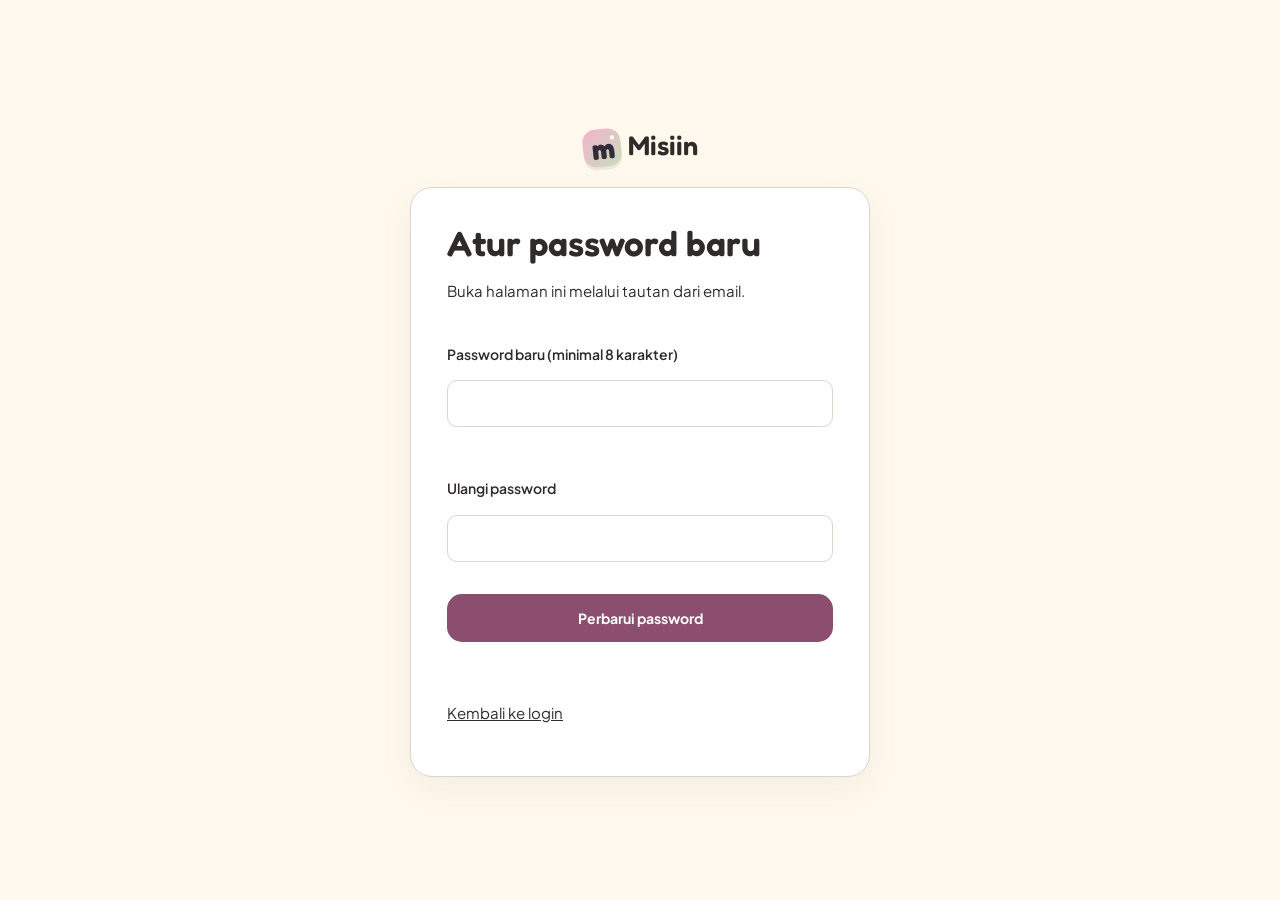
<file: update-password.html>
<!doctype html><html lang="id"><head>
<link rel="icon" type="image/svg+xml" href="./assets/icons/favicon.svg"><meta charset="utf-8"><meta name="viewport" content="width=device-width,initial-scale=1"><title>Atur password baru — Misiin</title><link rel="stylesheet" href="/assets/css/main.css"><link rel="stylesheet" href="/assets/css/auth-profile.css"><script type="module" src="/assets/js/auth-page.js"></script><link rel="stylesheet" href="/assets/css/responsive-fixes.css"><link rel="stylesheet" href="/assets/css/polish.css"><script defer src="/assets/js/theme.js"></script></head><body><main class="auth"><a class="brand" href="/"><span class="misiin-mark" aria-hidden="true">m<span class="misiin-mark-dot">•</span></span> Misiin</a><section class="auth-card"><h1>Atur password baru</h1><p>Buka halaman ini melalui tautan dari email.</p><form id="update-password-form"><label>Password baru (minimal 8 karakter)<input type="password" name="password" autocomplete="new-password" minlength="8" required></label><label>Ulangi password<input type="password" name="confirm_password" autocomplete="new-password" minlength="8" required></label><button class="button" type="submit">Perbarui password</button><p id="form-message" role="status" aria-live="polite"></p></form><p><a href="/login.html">Kembali ke login</a></p></section></main></body></html>
</file>
<file: assets/css/main.css>
@import url('https://fonts.googleapis.com/css2?family=Fredoka:wght@500;600&family=Plus+Jakarta+Sans:wght@400;500;600;700;800&display=swap');:root{--cream:#FFF8EC;--pink:#F6C6D8;--sage:#B7D9B0;--peach:#E8C9A4;--ink:#302B2B;--line:#e9dfd1}*{box-sizing:border-box}html{scroll-behavior:smooth}body{margin:0;background:var(--cream);color:var(--ink);font-family:'Plus Jakarta Sans',system-ui,sans-serif;font-size:15px;line-height:1.65}a{color:inherit}a:focus-visible,button:focus-visible,input:focus-visible{outline:3px solid #7a5dba;outline-offset:3px}.skip{position:absolute;left:-9999px}.skip:focus{left:12px;top:12px;background:white;padding:12px;z-index:10}.brand{font-family:Fredoka,sans-serif;font-size:27px;text-decoration:none;font-weight:600}.header{display:flex;align-items:center;justify-content:space-between;padding:22px clamp(18px,6vw,100px);gap:16px}.header nav{display:flex;align-items:center;gap:24px}.header nav a{text-decoration:none;font-weight:700;font-size:13px}.button{border:0;display:inline-flex;justify-content:center;align-items:center;gap:10px;padding:15px 22px;min-height:48px;border-radius:15px;background:var(--ink);color:white!important;text-decoration:none;font:700 14px 'Plus Jakarta Sans',sans-serif;cursor:pointer}.button.small{padding:10px 18px;min-height:44px}.button.secondary{background:white;color:var(--ink)!important;border:1px solid var(--line)}.hero{padding:75px 20px 45px;text-align:center;max-width:980px;margin:auto}.eyebrow{display:inline-block;font-size:12px;font-weight:800;letter-spacing:.13em;text-transform:uppercase;color:#8b596b}.hero h1{font:600 clamp(52px,8vw,105px)/1.04 Fredoka,sans-serif;letter-spacing:-.045em;margin:22px 0}.hero h1 em{font-style:normal;color:#d17d9d}.hero>p{max-width:580px;margin:0 auto 26px;color:#6c6464}.actions{display:flex;justify-content:center;gap:12px;flex-wrap:wrap}.art{display:flex;align-items:center;justify-content:center;gap:24px;margin:56px auto 10px}.art>span{font-size:52px;color:#dc9baf}.art>span:last-child{color:#7ca974}.art-card{background:white;box-shadow:0 18px 45px #302b2b12;border:1px solid var(--line);border-radius:22px;padding:28px;width:min(390px,75vw);transform:rotate(-2deg);text-align:left}.art-card strong{display:block;font:600 24px Fredoka}.art-card small{color:#786e6e}.progress{height:10px;background:#f0eee8;border-radius:10px;margin-top:22px}.progress i{display:block;width:68%;height:100%;background:var(--sage);border-radius:10px}.section{padding:78px clamp(20px,7vw,110px);max-width:1400px;margin:auto}.section h2{font:600 clamp(32px,4vw,52px)/1.15 Fredoka;margin:12px 0 25px}.section>p{max-width:650px;color:#686060}.cards{display:grid;grid-template-columns:repeat(3,minmax(0,1fr));gap:16px}.card{background:white;border:1px solid var(--line);border-radius:22px;padding:30px}.card b{display:inline-flex;background:var(--pink);padding:8px 12px;border-radius:12px}.card h3{font:600 25px Fredoka;margin-bottom:5px}.card p{color:#6c6464}.soft{background:#f6eddf;border-radius:30px}.chips{display:flex;gap:12px;flex-wrap:wrap}.chips span{background:white;padding:12px 18px;border-radius:999px;font-weight:700;font-size:13px}footer{padding:45px clamp(20px,7vw,110px);border-top:1px solid var(--line)}footer strong{font:600 25px Fredoka}.auth{min-height:100vh;display:flex;flex-direction:column;align-items:center;justify-content:center;padding:24px;gap:22px}.auth-card{background:white;border:1px solid var(--line);border-radius:24px;padding:clamp(24px,5vw,45px);width:min(100%,460px)}.auth-card h1{font:600 38px/1.12 Fredoka;margin:0 0 12px}.auth-card p{color:#6c6464}.auth-card label{display:block;font-weight:700;font-size:13px;margin:18px 0}.auth-card input{display:block;width:100%;padding:14px;border:1px solid #d9d2c8;border-radius:12px;margin-top:7px;font:inherit}.auth-card form .button{width:100%}@media(max-width:767px){.header nav>a:not(.button){display:none}.header{padding:14px 18px}.hero{padding-top:52px}.cards{grid-template-columns:1fr}.section{padding:54px 20px}.art{gap:7px}.art>span{font-size:25px}.art-card{padding:18px}.art-card strong{font-size:19px}}@media(prefers-reduced-motion:reduce){html{scroll-behavior:auto}*,*:before,*:after{animation-duration:.01ms!important;transition-duration:.01ms!important}}
/* Public site components — Stage 2 */
:root{--surface:#fff;--muted:#716967;--shadow:0 18px 50px #302b2b0b}body{overflow-x:hidden}img,svg{max-width:100%}[hidden]{display:none!important}.site-header{position:sticky;top:0;z-index:30;background:#fff8eced;backdrop-filter:blur(14px);border-bottom:1px solid var(--line)}.site-header-inner{max-width:1240px;margin:auto;display:flex;align-items:center;justify-content:space-between;gap:20px;padding:12px 22px;min-height:76px}.site-brand{display:flex;align-items:center;gap:10px;text-decoration:none;font:600 26px Fredoka}.site-brand img{width:38px;height:38px}.site-nav{display:flex;align-items:center;gap:24px}.site-nav a,.mobile-nav a{font-size:13px;font-weight:700;text-decoration:none}.site-nav a:not(.button):hover,.footer-links a:hover{color:#aa577b}.menu-toggle{display:none;border:1px solid var(--line);background:white;border-radius:12px;min-width:44px;min-height:44px;font-size:22px}.mobile-nav{padding:8px 22px 20px;background:var(--cream)}.mobile-nav a{display:block;padding:12px 4px}.container{width:min(100% - 40px,1180px);margin-inline:auto}.public-hero{padding:85px 0 64px;display:grid;grid-template-columns:1.1fr .9fr;align-items:center;gap:42px}.public-hero h1{font:600 clamp(52px,6.5vw,88px)/1.05 Fredoka;letter-spacing:-.04em;margin:16px 0}.public-hero h1 em{font-style:normal;color:#cc779a}.lead{font-size:17px;color:var(--muted);max-width:590px}.public-hero .actions{justify-content:flex-start;margin-top:28px}.hero-visual{min-height:350px;border-radius:36px;background:radial-gradient(circle at 70% 25%,#fff 0 8%,transparent 9%),linear-gradient(135deg,#f6c6d8,#e8c9a4);position:relative;display:grid;place-items:center;padding:24px;overflow:hidden}.visual-main{background:#fff;border-radius:24px;padding:26px;box-shadow:var(--shadow);width:min(340px,100%);transform:rotate(-4deg)}.visual-main strong{font:600 26px Fredoka;display:block}.visual-row{display:flex;align-items:center;justify-content:space-between;margin:16px 0;border:1px solid var(--line);padding:12px;border-radius:14px;font-weight:700;font-size:13px}.visual-pill{background:var(--sage);border-radius:99px;padding:5px 10px}.visual-star{position:absolute;right:6%;top:8%;font-size:50px;color:#fff}.section-heading{max-width:660px;margin-bottom:28px}.section-heading h2,.page-heading h1{font:600 clamp(35px,4.5vw,54px)/1.13 Fredoka;letter-spacing:-.025em;margin:12px 0}.section-heading p,.page-heading p{color:var(--muted)}.section-space{padding:75px 0}.feature-grid{display:grid;grid-template-columns:repeat(3,minmax(0,1fr));gap:18px}.feature-card{padding:28px;border:1px solid var(--line);border-radius:24px;background:#fff}.feature-card .step{display:inline-grid;place-items:center;width:44px;height:44px;border-radius:14px;background:var(--pink);font-weight:800}.feature-card:nth-child(2) .step{background:var(--sage)}.feature-card:nth-child(3) .step{background:var(--peach)}.feature-card h3{font:600 25px Fredoka;margin:18px 0 8px}.feature-card p{color:var(--muted);margin:0}.tinted{background:#f7ecdf;border-radius:32px;padding:44px}.category-grid{display:grid;grid-template-columns:repeat(4,minmax(0,1fr));gap:12px}.category-item{display:flex;align-items:center;gap:12px;background:white;border:1px solid var(--line);border-radius:16px;padding:18px;font-weight:700;font-size:13px}.category-icon{font-size:22px}.preview-grid{display:grid;grid-template-columns:repeat(3,minmax(0,1fr));gap:16px}.preview-card{background:white;border:1px solid var(--line);border-radius:22px;padding:24px;display:flex;flex-direction:column;gap:12px}.preview-card h3{font:600 23px Fredoka;margin:0}.preview-card p{color:var(--muted);margin:0;flex:1}.tag{align-self:flex-start;padding:5px 10px;background:#f8e7ee;border-radius:99px;font-size:11px;font-weight:800}.tag.green{background:#e5f2e2}.preview-meta{display:flex;justify-content:space-between;font-weight:800;font-size:13px}.plus-panel{display:grid;grid-template-columns:1fr 1fr;gap:28px;align-items:center;background:#302b2b;color:white;border-radius:32px;padding:clamp(28px,5vw,60px)}.plus-panel p{color:#e6dbd9}.plus-list{display:grid;grid-template-columns:1fr 1fr;gap:12px}.plus-list span{background:#ffffff12;padding:15px;border:1px solid #ffffff20;border-radius:14px;font-size:13px;font-weight:700}.faq-list{max-width:850px}.faq-item{border-bottom:1px solid var(--line)}.faq-item button{width:100%;border:0;background:none;padding:21px 0;min-height:54px;display:flex;align-items:center;justify-content:space-between;gap:18px;text-align:left;font:700 15px 'Plus Jakarta Sans';color:var(--ink);cursor:pointer}.faq-item button span:last-child{font-size:22px}.faq-answer{padding:0 0 20px;color:var(--muted)}.cta-band{text-align:center;padding:55px 25px;border-radius:28px;background:var(--sage)}.cta-band h2{font:600 clamp(34px,4vw,52px) Fredoka;margin:0 0 12px}.page-heading{padding:68px 0 30px;max-width:780px}.content-panel{background:white;border:1px solid var(--line);border-radius:24px;padding:clamp(24px,4vw,46px);max-width:880px;margin-bottom:80px}.content-panel h2{font:600 26px Fredoka;margin-top:30px}.content-panel p,.content-panel li{color:#514c4b}.search-input{width:100%;max-width:460px;border:1px solid #cfc6bb;background:white;border-radius:14px;padding:15px;font:inherit;margin-bottom:25px}.site-footer{border-top:1px solid var(--line);margin-top:60px;padding:45px 0}.footer-inner{display:flex;justify-content:space-between;gap:28px;flex-wrap:wrap}.footer-links{display:flex;gap:12px 25px;flex-wrap:wrap;max-width:600px}.footer-links a{font-size:13px;font-weight:700;text-decoration:none}.footer-note{font-size:12px;color:var(--muted);margin-top:26px}.mini-note{font-size:12px;color:var(--muted)}@media(max-width:1024px){.site-nav{gap:13px}.public-hero{gap:20px}.category-grid{grid-template-columns:repeat(3,1fr)}}@media(max-width:767px){.site-nav{display:none}.menu-toggle{display:block}.public-hero{grid-template-columns:1fr;padding:46px 0}.hero-visual{min-height:285px}.feature-grid,.preview-grid{grid-template-columns:1fr}.category-grid{grid-template-columns:repeat(2,minmax(0,1fr))}.tinted{padding:24px}.plus-panel{grid-template-columns:1fr}.section-space{padding:48px 0}.public-hero h1{font-size:clamp(44px,11vw,66px)}.site-header-inner{min-height:65px}.plus-list{grid-template-columns:1fr 1fr}}@media(max-width:370px){.container{width:calc(100% - 28px)}.category-grid,.plus-list{grid-template-columns:1fr}.public-hero .actions{align-items:stretch;flex-direction:column}.public-hero .button{width:100%}}
/* Scrollbar Misiin */
html{scrollbar-color:#b7d9b0 #fff8ec;scrollbar-width:thin}*::-webkit-scrollbar{width:9px;height:9px}*::-webkit-scrollbar-track{background:#fff8ec;border-radius:10px}*::-webkit-scrollbar-thumb{background:#b7d9b0;border:2px solid #fff8ec;border-radius:10px}*::-webkit-scrollbar-thumb:hover{background:#dba6bc}
</file>
<file: assets/css/responsive-fixes.css>
/* Stage 12: responsive hardening, loaded last. */
html{max-width:100%;overflow-x:clip}body{min-width:0;max-width:100%;overflow-x:clip}img,video,svg,canvas{max-width:100%;height:auto}pre,code{overflow-wrap:anywhere}pre{max-width:100%;overflow-x:auto}p,li,td,th,h1,h2,h3{overflow-wrap:break-word}main,section,article,aside,.card,.dash-card,.admin-card{min-width:0}input,select,textarea{max-width:100%;font-size:max(16px,1em)}button,a,input,select,textarea{touch-action:manipulation}button,[role=button],.button{min-height:44px}button:focus-visible,[role=button]:focus-visible,a:focus-visible,select:focus-visible,textarea:focus-visible{outline:3px solid #7a5dba;outline-offset:2px}
/* [hidden] must win over flex/grid component display rules */
[hidden]{display:none!important}
@media(max-width:1024px){.dashboard-sidebar,.admin-side{overscroll-behavior:contain;overflow-y:auto}.dashboard-sidebar:not(.is-open),.admin-side:not(.open){visibility:hidden;pointer-events:none}.dashboard-sidebar.is-open,.admin-side.open{visibility:visible}.admin-area,.dashboard-main{width:100%;min-width:0}}
@media(max-width:767px){.dashboard-content{padding-bottom:calc(95px + env(safe-area-inset-bottom))}.bottom-nav{grid-template-columns:repeat(5,minmax(0,1fr));padding-bottom:max(7px,env(safe-area-inset-bottom))}.bottom-nav a{min-width:0;min-height:48px;overflow-wrap:anywhere}.dashboard-header,.admin-top{gap:8px}.admin-top #page-title{min-width:0;overflow-wrap:anywhere}.admin-top .button{padding:10px 12px}.admin-toolbar>*{max-width:100%}.admin-toolbar input,.admin-toolbar select{width:100%}.admin-table td{overflow-wrap:anywhere}.admin-actions>*{min-height:44px}.dash-list-item,.wallet-row{align-items:flex-start;flex-wrap:wrap}.settings-tabs{max-width:100%;overscroll-behavior-inline:contain}.support-bubble{min-width:0;max-width:100%}.dash-actions>*{max-width:100%}}
@media(max-width:375px){.admin-grid{grid-template-columns:1fr}.dash-stats{grid-template-columns:1fr}.dash-stats .dash-card:first-child{grid-column:auto}.dashboard-content{padding-inline:12px}.dash-card{padding:14px}.public-hero h1{overflow-wrap:anywhere}.auth-card{padding:20px}.admin-top strong{font-size:12px}}
@media(max-width:320px){.bottom-nav a{font-size:9px}.bottom-nav .dash-nav-icon{font-size:17px}.header-right .user-avatar{width:34px;height:34px}.admin-top{flex-wrap:wrap}.admin-top #page-title{order:3;flex-basis:100%}}
@media(prefers-reduced-motion:reduce){html{scroll-behavior:auto!important}*,*::before,*::after{animation-duration:.01ms!important;animation-iteration-count:1!important;transition-duration:.01ms!important}}

/* Consolidated layout safeguards */
html,body{max-width:100%;overflow-x:clip}
.auth-shell,.auth-layout,.auth-page,.auth-container{box-sizing:border-box;max-width:100%;margin-inline:auto}
.auth-card,.login-card,.register-card{box-sizing:border-box;max-width:min(100%,460px);margin-inline:auto}
.sidebar,.app-sidebar,.dash-sidebar,.admin-sidebar{min-height:0;max-height:100dvh;overflow-y:auto;overscroll-behavior:contain}
@media(max-width:767px){.auth-card,.login-card,.register-card{width:calc(100% - 24px)}.sidebar,.app-sidebar,.dash-sidebar,.admin-sidebar{max-height:100dvh}}
</file>
<file: assets/css/polish.css>
/* Stage 15: UI polish, lettermark (CSS/text only), consistent themes */
:root{--m-bg:#fff8ec;--m-surface:#fff;--m-text:#302b2b;--m-muted:#625b59;--m-border:#ded4ca;--m-accent:#75455e;--m-control:#fff;--m-hover:#f5e4ec;color-scheme:light}
html[data-theme=dark]{--m-bg:#161923;--m-surface:#222838;--m-text:#f6f2f5;--m-muted:#c7c5d0;--m-border:#455066;--m-accent:#e9a4c4;--m-control:#30384b;--m-hover:#3e3449;color-scheme:dark}
.misiin-mark{display:inline-grid;place-items:center;position:relative;flex:none;width:38px;height:38px;border-radius:13px;background:linear-gradient(145deg,#f4b2ce,#c7ddbb);color:#322d3b;font:800 29px/1 Fredoka,sans-serif;letter-spacing:-.09em;transform:rotate(-6deg);box-shadow:0 3px 0 #00000012}.misiin-mark-dot{position:absolute;right:5px;top:1px;color:#fcf9e8;font-size:15px;letter-spacing:0}.site-brand .misiin-mark{margin-right:2px}.brand .misiin-mark{vertical-align:middle}.mobile-brand .misiin-mark{width:29px;height:29px;font-size:23px;border-radius:10px}
.auth{min-height:100svh;display:flex!important;flex-direction:column;justify-content:center;align-items:center;width:100%;max-width:none;margin:0 auto}.auth-card{width:min(100%,460px)!important;flex:none}.auth>*{max-width:100%}
.dashboard-sidebar,.admin-side{overflow-y:auto!important;overscroll-behavior:contain;scrollbar-width:thin;min-height:0}.dashboard-sidebar nav,.admin-side nav{flex-shrink:0}.sidebar-bottom{flex-shrink:0;margin-top:auto;padding-bottom:14px}
body,.dashboard-body{background:var(--m-bg)!important;color:var(--m-text)!important}.dashboard-sidebar,.admin-side,.dashboard-header,.admin-top,.dash-card,.admin-card,.auth-card,.card,.feature-card,.preview-card,.content-panel,.settings-panel,.support-card,.support-bubble,.admin-table-wrap,.admin-table tr,.site-header,.site-footer,.bottom-nav{background-color:var(--m-surface)!important;color:var(--m-text)!important;border-color:var(--m-border)!important}.dashboard-header{background-color:var(--m-surface)!important}.dash-nav-link,.admin-side nav button,.settings-tabs button,.header-page,.header-email,.dash-stat-label,.dash-card p,.dash-card small,.admin-note,.setting-muted,.auth-card p,.site-nav a,.footer-note,.feature-card p,.content-panel p,.content-panel li,.lead,.mini-note{color:var(--m-text)!important}.dash-subtitle,.dash-note,.sidebar-label,.tier-card small,.dash-empty,.admin-empty,.support-meta{color:var(--m-muted)!important}.dash-empty,.dash-pill,.tier-card,.dash-warning,.dash-callout,.dash-stats .dash-card:first-child,.admin-table th,.dash-list-item,.plus-method,.plus-summary{background:var(--m-hover)!important;color:var(--m-text)!important;border-color:var(--m-border)!important}.dash-nav-link:hover,.dash-nav-link[aria-current=page],.admin-side nav button:hover,.admin-side nav button[aria-current=page],.settings-tabs button[aria-current=page]{background:var(--m-hover)!important;color:var(--m-text)!important}
input,select,textarea,.dash-profile-form input,.dash-profile-form select,.dash-profile-form textarea,.admin-form input,.admin-form select,.admin-form textarea,.auth-card input,.search-input,.icon-button{background:var(--m-control)!important;color:var(--m-text)!important;border-color:var(--m-border)!important}input::placeholder,textarea::placeholder{color:var(--m-muted)}.button.secondary,.admin-actions button{background:var(--m-control)!important;color:var(--m-text)!important;border:1px solid var(--m-border)!important}.button:not(.secondary){background:#8c4e6e;color:#fff}.button:not(.secondary):hover{background:#713b58}.button:disabled{opacity:.55;cursor:not-allowed}a:not(.button){color:inherit}.dash-nav-link{color:var(--m-text)!important}
.startup{min-height:70vh;display:flex;flex-direction:column;align-items:center;justify-content:center;text-align:center;margin:auto!important}.dash-skeleton{background:linear-gradient(90deg,var(--m-hover),var(--m-surface),var(--m-hover));background-size:200% 100%}
.plus-wrap{max-width:980px;margin-inline:auto}.plus-intro{text-align:center;padding:15px 0 25px}.plus-intro h1{font:600 clamp(30px,5vw,48px)/1.15 Fredoka;margin:12px auto;max-width:660px}.plus-intro p{color:var(--m-muted);max-width:560px;margin:auto}.plus-kicker{display:inline-block;font-size:11px;font-weight:800;letter-spacing:.16em;color:var(--m-accent)}.plus-plan{max-width:720px;margin:10px auto 40px;background:var(--m-surface);border:1px solid var(--m-border);border-radius:26px;overflow:hidden;box-shadow:0 18px 55px #00000010}.plus-plan-head{padding:clamp(25px,5vw,42px);background:linear-gradient(125deg,#432c48,#915575);color:white}.plus-plan-head .plus-kicker{color:#f7d5e8}.plus-plan-head h2{font:600 clamp(27px,4vw,38px) Fredoka;margin:12px 0}.plus-plan-head p{color:#f7e7f0}.plus-price{font:600 clamp(32px,5vw,48px) Fredoka;margin-top:25px}.plus-price small{font:500 13px 'Plus Jakarta Sans',sans-serif}.plus-plan-body{padding:clamp(22px,4vw,36px)}.plus-benefits{list-style:none;margin:18px 0 28px;padding:0;display:grid;gap:15px}.plus-benefits li{display:flex;gap:12px;align-items:flex-start}.plus-benefits li span{background:#e4f3df;color:#2c6334;display:grid;place-items:center;width:24px;height:24px;border-radius:50%;flex:none;font-weight:900}.plus-primary{width:100%;justify-content:center;min-height:52px!important}.plus-fine{font-size:12px;color:var(--m-muted);line-height:1.7}.plus-checkout{max-width:720px;margin:12px auto;padding:clamp(22px,4vw,36px);border:1px solid var(--m-border);border-radius:24px;background:var(--m-surface)}.plus-checkout h2{font:600 31px Fredoka}.plus-back{border:0;background:transparent;color:var(--m-text);cursor:pointer;padding:9px 0;margin-bottom:20px}.plus-summary,.plus-method{padding:20px;border:1px solid var(--m-border);border-radius:15px;display:flex;justify-content:space-between;gap:15px;flex-wrap:wrap;margin:20px 0}.plus-method{flex-direction:column;gap:5px}.plus-qr{background:#fff!important}.plus-success{max-width:720px;margin:auto}
@media(max-width:767px){.plus-intro{text-align:left}.plus-plan-head{padding:25px}.plus-plan-body{padding:24px}.auth{padding:18px}.dashboard-sidebar{padding-bottom:env(safe-area-inset-bottom)}}
</file>
<file: assets/css/admin.css>
body{background:#fff8ec}.admin-shell{display:grid;grid-template-columns:245px minmax(0,1fr);min-height:100vh}.admin-side{background:#fff;border-right:1px solid #e9dfd1;padding:24px;display:flex;flex-direction:column;gap:18px}.admin-side small{font-weight:800;letter-spacing:.14em;color:#866}.admin-side nav{display:grid;gap:4px}.admin-side nav button{border:0;background:transparent;text-align:left;border-radius:12px;padding:12px;min-height:44px;font:700 13px inherit;cursor:pointer}.admin-side nav button[aria-current=page]{background:#f6c6d8}.admin-area{min-width:0}.admin-top{display:flex;align-items:center;justify-content:space-between;gap:12px;padding:16px 24px;border-bottom:1px solid #e9dfd1;background:#fff}.admin-top #menu-toggle{display:none}#admin-main{padding:26px;max-width:1500px;margin:auto}.admin-grid{display:grid;grid-template-columns:repeat(4,minmax(0,1fr));gap:14px}.admin-card{background:white;border:1px solid #e9dfd1;border-radius:18px;padding:20px;min-width:0}.admin-card h2{margin:0 0 12px;font:600 23px Fredoka}.admin-card .value{font:600 34px Fredoka}.admin-form{display:grid;gap:12px;max-width:780px}.admin-form label{font-size:13px;font-weight:700}.admin-form input,.admin-form textarea,.admin-form select,.admin-filter{width:100%;padding:12px;border:1px solid #cfc7be;border-radius:12px;font:inherit;background:white}.admin-form textarea{min-height:100px}.admin-table-wrap{overflow:auto;border:1px solid #e9dfd1;border-radius:16px;background:white;margin-top:15px}.admin-table{width:100%;border-collapse:collapse;font-size:13px}.admin-table th,.admin-table td{text-align:left;padding:13px;border-bottom:1px solid #f0e9df;vertical-align:top;max-width:260px;overflow-wrap:anywhere}.admin-table th{background:#f9f1e6}.admin-actions{display:flex;gap:8px;flex-wrap:wrap}.admin-actions button{border:1px solid #ddd0c4;background:white;border-radius:9px;min-height:40px;padding:8px;cursor:pointer}.admin-actions button:hover{background:#f6c6d8}.admin-note{color:#625d59;font-size:13px}.admin-error{color:#a02b39}.admin-success{color:#23653e}.admin-section{margin-bottom:20px}.admin-section h1{font:600 34px Fredoka}.admin-toolbar{display:flex;gap:10px;flex-wrap:wrap;align-items:center}.admin-toolbar>*{max-width:280px}.admin-empty{padding:22px;color:#716967}@media(max-width:1024px){.admin-shell{grid-template-columns:1fr}.admin-side{position:fixed;z-index:100;inset:0 auto 0 0;width:min(290px,88vw);transform:translateX(-100%);transition:transform .2s;box-shadow:10px 0 25px #0001}.admin-side.open{transform:translateX(0)}.admin-top #menu-toggle{display:inline-flex}.admin-grid{grid-template-columns:repeat(2,minmax(0,1fr))}}@media(max-width:767px){#admin-main{padding:16px}.admin-top{padding:10px}.admin-top strong{font-size:13px}.admin-grid{grid-template-columns:1fr 1fr}.admin-card{padding:14px}.admin-table-wrap{border:0;background:transparent;overflow:visible}.admin-table,.admin-table tbody,.admin-table tr,.admin-table td{display:block;width:100%}.admin-table thead{display:none}.admin-table tr{background:white;border:1px solid #e9dfd1;border-radius:15px;margin-bottom:12px;padding:10px}.admin-table td{border:0;padding:7px;max-width:none}.admin-table td:before{content:attr(data-label);display:block;color:#70645d;font-size:11px;font-weight:800}.admin-section h1{font-size:28px}}@media(max-width:360px){.admin-grid{grid-template-columns:1fr}}
.admin-backdrop{position:fixed;inset:0;background:#302b2b80;z-index:90}.admin-side{z-index:100}@media(min-width:1025px){.admin-backdrop{display:none!important}}
</file>
<file: assets/css/admin-refine.css>
/* Stage 16: coherent, accessible admin palette. Loaded after existing CSS. */
.admin-shell{background:var(--m-bg);color:var(--m-text);font-family:'Plus Jakarta Sans',system-ui,sans-serif}
.admin-side{background:var(--m-surface)!important;color:var(--m-text)!important;border-color:var(--m-border)!important}
.admin-side small{color:var(--m-muted)!important;letter-spacing:.10em}
.admin-side a{color:var(--m-text)!important;text-decoration:none}
.admin-side nav button{color:var(--m-text)!important;background:transparent!important;font:700 13px/1.45 'Plus Jakarta Sans',system-ui,sans-serif;transition:background .15s,color .15s}
.admin-side nav button:hover,.admin-side nav button[aria-current="page"]{background:var(--m-hover)!important;color:var(--m-text)!important}
.admin-side nav button[aria-current="page"]{box-shadow:inset 3px 0 0 var(--m-accent)}
.admin-top{background:var(--m-surface)!important;color:var(--m-text)!important;border-color:var(--m-border)!important;min-height:68px}
.admin-card,.admin-table-wrap{background:var(--m-surface)!important;color:var(--m-text)!important;border:1px solid var(--m-border)!important;box-shadow:0 3px 18px #00000007}
.admin-card h2,.admin-section h1,.admin-card .value{color:var(--m-text)!important}
.admin-note,.admin-empty,.admin-table td:before{color:var(--m-muted)!important}
.admin-table{color:var(--m-text)!important}
.admin-table th{background:var(--m-hover)!important;color:var(--m-text)!important;border-color:var(--m-border)!important}
.admin-table td{color:var(--m-text)!important;border-color:var(--m-border)!important}
.admin-table tr{background:var(--m-surface)!important;border-color:var(--m-border)!important}
.admin-actions button,.admin-toolbar button,.admin-form button:not(.button){background:var(--m-control)!important;color:var(--m-text)!important;border:1px solid var(--m-border)!important;font:600 13px/1.3 'Plus Jakarta Sans',system-ui,sans-serif}
.admin-actions button:hover,.admin-toolbar button:hover{background:var(--m-hover)!important}
.admin-form input,.admin-form textarea,.admin-form select,.admin-filter{background:var(--m-control)!important;color:var(--m-text)!important;border:1px solid var(--m-border)!important}
.admin-form label{color:var(--m-text)!important}
.admin-error{color:#bf3349!important}html[data-theme="dark"] .admin-error{color:#ff9ca9!important}
.admin-success{color:#23653e!important}html[data-theme="dark"] .admin-success{color:#a9e3b9!important}
.admin-section{max-width:1280px;margin:0 auto 24px}
.admin-section h1{font-size:clamp(25px,3vw,34px);letter-spacing:-.025em;margin:4px 0 22px}
.admin-grid{gap:16px}.admin-card{border-radius:18px}.admin-table-wrap{border-radius:16px}
.admin-card .value{font-variant-numeric:tabular-nums}
.admin-toolbar>*{max-width:100%}
.admin-shell :focus-visible{outline:3px solid var(--m-accent);outline-offset:3px}
@media(max-width:767px){.admin-top{min-height:60px}.admin-grid{grid-template-columns:repeat(2,minmax(0,1fr))}}
@media(max-width:380px){.admin-grid{grid-template-columns:1fr}}
</file>
<file: assets/css/admin-review-layout.css>
/* Misiin Admin: independent scrolling for sidebar and main content. */
html, body { height: 100%; }
body { overflow: hidden; }
.admin-shell {
  height: 100dvh;
  min-height: 0;
  overflow: hidden;
  grid-template-rows: minmax(0, 1fr);
}
.admin-side {
  position: sticky;
  top: 0;
  align-self: start;
  height: 100dvh;
  min-height: 0;
  overflow-y: auto;
  overflow-x: hidden;
  overscroll-behavior: contain;
  scrollbar-gutter: stable;
}
.admin-side nav { flex: 0 0 auto; }
.admin-area {
  height: 100dvh;
  min-height: 0;
  overflow-y: auto;
  overflow-x: hidden;
  overscroll-behavior: contain;
  scrollbar-gutter: stable;
}
.admin-top {
  position: sticky;
  top: 0;
  z-index: 20;
}
.admin-side, .admin-area {
  scrollbar-width: thin;
  scrollbar-color: #c9bcae transparent;
}
.admin-side::-webkit-scrollbar, .admin-area::-webkit-scrollbar { width: 8px; }
.admin-side::-webkit-scrollbar-thumb, .admin-area::-webkit-scrollbar-thumb {
  background: #c9bcae;
  border: 2px solid transparent;
  border-radius: 99px;
  background-clip: padding-box;
}
.admin-side::-webkit-scrollbar-thumb:hover, .admin-area::-webkit-scrollbar-thumb:hover { background-color: #a99a89; }

/* Review queue pagination and bulk actions. */
.review-summary { justify-content: space-between; margin-bottom: 18px; }
.review-summary label { display: inline-flex; align-items: center; gap: 8px; font-size: 13px; font-weight: 700; }
.review-summary .admin-filter { width: auto; min-width: 82px; }
.review-bulk {
  display: flex;
  align-items: center;
  flex-wrap: wrap;
  gap: 12px;
  padding: 14px;
  margin: 12px 0;
  border: 1px solid var(--m-border, #e9dfd1);
  border-radius: 14px;
  background: var(--m-surface, #fff);
}
.review-bulk > strong { white-space: nowrap; font-size: 13px; }
.review-select-all { display: inline-flex; align-items: center; gap: 8px; font-size: 13px; font-weight: 700; }
.review-bulk input[type="checkbox"], .admin-table input[type="checkbox"] { width: 17px; height: 17px; accent-color: var(--m-accent, #d99bb4); cursor: pointer; }
.review-bulk .admin-actions { margin-left: auto; }
.review-bulk button:disabled, .review-pagination button:disabled { opacity: .45; cursor: not-allowed; }
.review-pagination {
  display: flex;
  justify-content: space-between;
  align-items: center;
  flex-wrap: wrap;
  gap: 12px;
  padding: 14px 2px 24px;
  color: var(--m-muted, #716967);
  font-size: 13px;
}
.review-pagination button { border: 1px solid var(--m-border, #ddd0c4); background: var(--m-control, #fff); color: inherit; border-radius: 9px; min-height: 40px; padding: 8px 12px; cursor: pointer; }
.admin-section > h2 { margin: 24px 0 10px; font-size: 18px; }

@media (max-width: 1024px) {
  .admin-shell { height: 100dvh; }
  .admin-side {
    position: fixed;
    inset: 0 auto 0 0;
    height: 100dvh;
    max-height: 100dvh;
    overflow-y: auto;
    -webkit-overflow-scrolling: touch;
  }
  .admin-area { height: 100dvh; }
}
@media (max-width: 767px) {
  .review-bulk { align-items: flex-start; }
  .review-bulk .admin-actions { width: 100%; margin-left: 0; }
  .review-bulk .admin-actions button { flex: 1 1 calc(50% - 8px); }
  .review-pagination { align-items: flex-start; }
  .review-summary { align-items: flex-start; }
}
</file>
<file: assets/css/dashboard.css>
:root{--dash-border:#e9dfd1;--dash-muted:#726968}.dashboard-body{background:#fbf7ef;min-width:0}.dashboard-shell{min-height:100vh;display:grid;grid-template-columns:250px minmax(0,1fr)}.dashboard-sidebar{background:#fff;border-right:1px solid var(--dash-border);padding:28px 17px;display:flex;flex-direction:column;gap:25px;position:sticky;top:0;height:100vh}.dashboard-sidebar .site-brand{padding-left:10px}.sidebar-label{font-size:10px;letter-spacing:.15em;color:var(--dash-muted);font-weight:800;margin:0 12px}.dashboard-sidebar nav{display:grid;gap:5px}.dash-nav-link{display:flex;align-items:center;gap:12px;text-decoration:none;border-radius:12px;padding:11px 13px;min-height:44px;font-size:13px;font-weight:700;color:#534c4b}.dash-nav-link:hover,.dash-nav-link[aria-current=page]{background:#f7e5ed;color:#3e3036}.dash-nav-icon{font-size:19px;width:24px;text-align:center}.sidebar-bottom{margin-top:auto;display:grid;gap:16px}.tier-card{background:#f2f6ed;border-radius:16px;padding:17px;display:grid;gap:5px}.tier-card strong{font:600 24px Fredoka}.tier-card small{font-size:12px;color:var(--dash-muted)}.dashboard-main{min-width:0}.dashboard-header{min-height:78px;background:#fbf7efeb;border-bottom:1px solid var(--dash-border);padding:16px clamp(18px,3.4vw,54px);display:flex;align-items:center;justify-content:space-between;gap:12px;position:sticky;top:0;z-index:10;backdrop-filter:blur(12px)}.header-left,.header-right{display:flex;align-items:center;gap:14px;min-width:0}.header-page{font-weight:800}.header-email{font-size:12px;color:var(--dash-muted);max-width:230px;overflow:hidden;text-overflow:ellipsis;white-space:nowrap}.user-avatar{display:grid;place-items:center;background:#f6c6d8;border-radius:50%;height:40px;width:40px;font-weight:800}.dashboard-content{max-width:1340px;margin:0 auto;padding:clamp(20px,3.5vw,48px);min-width:0}.dashboard-content h1{font:600 clamp(30px,4vw,45px)/1.15 Fredoka;margin:8px 0}.dash-subtitle{color:var(--dash-muted);margin:0 0 26px}.dash-eyebrow{font-size:11px;font-weight:800;letter-spacing:.12em;color:#a16078;text-transform:uppercase}.dash-stats{display:grid;grid-template-columns:repeat(3,minmax(0,1fr));gap:15px;margin:22px 0}.dash-card{background:#fff;border:1px solid var(--dash-border);border-radius:21px;padding:22px;min-width:0}.dash-stat-label{font-size:12px;color:var(--dash-muted);font-weight:700}.dash-stat-value{font:600 clamp(25px,3vw,34px) Fredoka;margin:7px 0}.dash-card small,.dash-card p{color:var(--dash-muted)}.dash-columns{display:grid;grid-template-columns:minmax(0,1.5fr) minmax(260px,1fr);gap:16px;margin-top:16px}.dash-stack{display:grid;gap:16px;align-content:start}.dash-card h2{font:600 24px Fredoka;margin:0 0 14px}.dash-card h3{font:600 19px Fredoka;margin:0 0 7px}.dash-progress{height:10px;background:#f0eee9;border-radius:30px;overflow:hidden;margin:15px 0}.dash-progress>span{height:100%;background:#9acb9c;display:block;transition:width .25s}.dash-actions{display:flex;gap:10px;flex-wrap:wrap;margin-top:15px}.dash-list{display:grid;gap:10px}.dash-list-item{padding:14px;border:1px solid var(--dash-border);border-radius:14px;display:flex;align-items:center;justify-content:space-between;gap:10px}.dash-list-item strong{display:block;font-size:13px}.dash-list-item small{display:block;font-size:11px}.dash-pill{border-radius:99px;padding:5px 9px;font-size:10px;font-weight:800;background:#f1eee9;white-space:nowrap}.dash-pill.green{background:#e3f2df}.dash-pill.pink{background:#fce4ed}.dash-empty{background:#faf7f1;border:1px dashed #d9cfc3;border-radius:14px;padding:22px;text-align:center;color:var(--dash-muted);font-size:13px}.dash-note{font-size:12px;color:var(--dash-muted)}.dash-error{background:#fff0f0;border:1px solid #e7b9b9;padding:15px;border-radius:12px;color:#873c3c}.dash-profile-form{display:grid;grid-template-columns:repeat(2,minmax(0,1fr));gap:15px}.dash-profile-form label{font-size:12px;font-weight:800;display:grid;gap:7px}.dash-profile-form input,.dash-profile-form textarea,.dash-profile-form select{min-width:0;width:100%;border:1px solid #d9d0c6;border-radius:12px;padding:12px;background:#fff;font:inherit;font-size:14px}.dash-profile-form textarea{resize:vertical}.dash-profile-form .full{grid-column:1/-1}.dash-profile-form [aria-invalid=true]{border-color:#bb4343}.dash-profile-form .button{justify-self:start}.dash-section-title{display:flex;align-items:center;justify-content:space-between;gap:10px;margin:0 0 15px}.dash-section-title h2{margin:0}.dash-section-title a{font-size:12px;font-weight:800}.dash-skeleton{height:250px;border-radius:24px;background:linear-gradient(90deg,#eee7dd,#fff,#eee7dd);background-size:200% 100%;animation:shimmer 1.4s infinite}@keyframes shimmer{to{background-position:-200% 0}}.icon-button{min-width:44px;min-height:44px;border:1px solid var(--dash-border);border-radius:12px;background:white;font-size:20px;cursor:pointer}.menu-drawer,.mobile-brand,.bottom-nav{display:none}.startup{padding:35px;max-width:550px;margin:60px auto}.startup #startup-error{color:#a33}.drawer-backdrop{position:fixed;inset:0;background:#302b2b70;z-index:39}.dashboard-content .button{font-size:13px}.dash-callout{background:#e6f1e1}.dash-warning{background:#fff2e4}@media(max-width:1024px){.dashboard-shell{grid-template-columns:minmax(0,1fr)}.dashboard-sidebar{position:fixed;z-index:40;top:0;left:0;width:min(300px,85vw);height:100dvh;transform:translateX(-110%);transition:transform .2s;box-shadow:0 0 40px #0002}.dashboard-sidebar.is-open{transform:translateX(0)}.menu-drawer{display:inline-grid;place-items:center}}@media(max-width:767px){.dashboard-header{min-height:66px;padding:10px 15px}.header-email,.header-page{display:none}.mobile-brand{display:block;text-decoration:none;font:600 23px Fredoka}.dashboard-content{padding:20px 14px 100px}.dash-stats{grid-template-columns:repeat(2,minmax(0,1fr));gap:10px}.dash-stats .dash-card:first-child{grid-column:1/-1;background:#f7e6ed}.dash-card{padding:18px}.dash-columns{grid-template-columns:1fr}.bottom-nav{display:grid;grid-template-columns:repeat(5,minmax(0,1fr));position:fixed;bottom:0;left:0;right:0;z-index:30;background:#fff;border-top:1px solid var(--dash-border);padding:7px 5px max(7px,env(safe-area-inset-bottom));box-shadow:0 -8px 25px #302b2b0b}.bottom-nav a{text-decoration:none;text-align:center;display:grid;justify-items:center;gap:1px;min-height:48px;font-size:10px;font-weight:800;color:#6d6562;border-radius:10px;padding:5px 0}.bottom-nav a[aria-current=page]{background:#f7e6ed;color:#302b2b}.bottom-nav .dash-nav-icon{font-size:19px}.dash-profile-form{grid-template-columns:1fr}.dash-profile-form .full{grid-column:1}.dash-stat-value{font-size:28px}}@media(max-width:340px){.dash-stats{grid-template-columns:1fr}.dash-stats .dash-card:first-child{grid-column:auto}}@media(prefers-reduced-motion:reduce){.dashboard-sidebar{transition:none}.dash-skeleton{animation:none}}
</file>
<file: assets/css/missions.css>
.mission-workspace{display:grid;gap:20px}.mission-heading h1{margin:0}.mission-filters{display:grid;grid-template-columns:repeat(auto-fit,minmax(min(100%,175px),1fr));gap:12px;background:white;border-radius:20px;padding:18px}.mission-filters label,.mission-detail label{display:grid;gap:7px;font-size:14px;font-weight:600}.mission-filters input,.mission-filters select,.mission-detail textarea,.mission-detail input{width:100%;min-width:0;padding:11px;border:1px solid #d9d0c8;border-radius:10px;background:#fff}.mission-grid{display:grid;grid-template-columns:repeat(auto-fit,minmax(min(100%,270px),1fr));gap:16px}.mission-card{display:grid;align-content:start;gap:12px}.mission-card h2{font-size:19px;margin:0}.mission-card p{margin:0}.mission-card-top,.mission-actions,.mission-meta,.mission-pagination{display:flex;gap:10px;align-items:center;flex-wrap:wrap}.mission-card-top{justify-content:space-between}.mission-meta{font-size:13px;color:#51494a}.mission-actions button,.mission-pagination button{min-height:44px}.mission-detail{max-width:800px;display:grid;gap:14px}.mission-detail h3{margin:8px 0 0}.mission-detail li{margin:8px 0}.mission-locked{font-weight:700;color:#7e3256}.mission-count,.mission-deadline{font-size:14px;color:#665e5e}.mission-pagination{justify-content:center}.mission-detail textarea{resize:vertical}@media(max-width:767px){.mission-filters{grid-template-columns:1fr}.mission-grid{grid-template-columns:1fr}.mission-actions>*{flex:1}}
</file>
<file: assets/css/wallet.css>
.wallet-form{display:grid;gap:14px;max-width:520px;margin:12px 0 26px}.wallet-form label{display:grid;gap:6px;font-weight:600}.wallet-form input,.wallet-form select{min-height:44px;width:100%;padding:10px;border:1px solid #cbbfb5;border-radius:12px;background:white;color:#302b2b}.wallet-rows{display:grid}.wallet-row{display:flex;justify-content:space-between;align-items:center;gap:14px;border-bottom:1px solid #eee2d7;padding:12px 0}.wallet-row small{display:block;color:#716965}.wallet-row strong{overflow-wrap:anywhere}@media(max-width:375px){.wallet-row{font-size:14px}}
</file>
<file: assets/css/plus.css>
#plus-body .plus-plan,#plus-body .plus-checkout,#plus-body .plus-member{max-width:760px;margin:20px auto}.plus-qr{display:flex;justify-content:center;align-items:center;padding:18px;margin:20px auto;background:#fff;border:1px solid #eee2d6;border-radius:24px;max-width:320px;box-shadow:0 8px 28px #302b2b12}.plus-qr img{display:block;width:100%;max-width:260px;height:auto;object-fit:contain;border-radius:10px}.plus-checkout{text-align:center;padding:28px}.plus-checkout .plus-back{display:block;text-align:left;background:none;border:0;cursor:pointer;color:inherit;margin-bottom:12px}.plus-lead{color:#6c6262}.plus-payment-info{display:flex;justify-content:space-between;gap:20px;text-align:left;max-width:360px;margin:18px auto;padding:15px;background:#fff8ec;border-radius:16px}.plus-payment-info div{display:grid;gap:4px}.plus-payment-info small{color:#675d5d}.plus-payment-info strong{font-size:1.2rem}.plus-checkout #confirm-pay{width:100%;max-width:360px;min-height:48px}.plus-checkout #confirm-pay:disabled{opacity:.65;cursor:not-allowed}.plus-member{text-align:center;padding:36px}.plus-member-links{display:flex;gap:12px;justify-content:center;flex-wrap:wrap;margin-top:24px}#order-status{margin-top:14px;overflow-wrap:anywhere}@media(max-width:480px){.plus-checkout{padding:16px}.plus-qr{max-width:280px;padding:12px}.plus-payment-info{gap:8px}}
.plus-celebrate{animation:plusPop .8s ease}@keyframes plusPop{0%{transform:scale(.96);opacity:.65}65%{transform:scale(1.02)}100%{transform:scale(1);opacity:1}}

/* PATCH: QRIS checkout & method selector */
.plus-modal-overlay{position:fixed;inset:0;z-index:9999;background:rgba(35,30,32,.55);display:grid;place-items:center;padding:18px;backdrop-filter:blur(4px)}
.plus-modal{position:relative;width:min(100%,480px);max-height:90vh;overflow-y:auto;background:#fffaf2;color:#302b2b;border:1px solid #e8c9a4;border-radius:24px;padding:28px;box-shadow:0 24px 70px rgba(30,20,24,.25)}
.plus-modal h2{margin:10px 0}.plus-modal>p{color:#665c59;margin:0 0 18px}.plus-close{position:absolute;right:18px;top:14px;border:0;background:transparent;font-size:29px;cursor:pointer;color:#302b2b}.plus-method{display:flex;align-items:center;gap:12px;border:1px solid #e8ddd3;border-radius:15px;padding:13px;margin:9px 0;background:white}.plus-method.selected{border:2px solid #8aaa81;background:#f5faef}.plus-method.unavailable{opacity:.55;cursor:not-allowed}.plus-method-icon{width:36px;height:36px;border-radius:10px;display:grid;place-items:center;background:#f6c6d8;font-size:22px;flex-shrink:0}.plus-method div{flex:1}.plus-method strong,.plus-method small{display:block}.plus-method small{font-size:12px;color:#756b66;margin-top:3px}.plus-method-status{font-size:11px;font-weight:700;color:#456c3f}.plus-modal .plus-primary{width:100%;margin-top:18px}
.plus-qr-frame{background:linear-gradient(140deg,#fff0dc,#f9d8e6 55%,#e3f1d8);border:1px solid #e8c9a4;border-radius:23px;padding:20px;margin:20px auto;box-shadow:0 14px 32px rgba(69,48,37,.1);max-width:330px}.plus-qr-frame .plus-qr{width:100%;max-width:270px;aspect-ratio:1;margin:auto;padding:12px;background:#fff;border-radius:16px;display:grid;place-items:center;overflow:hidden;box-shadow:0 5px 16px rgba(25,22,20,.09)}.plus-qr img{width:100%;height:100%;object-fit:contain}.plus-qr img[hidden]{display:none}.plus-qr-skeleton{width:100%;height:100%;border-radius:9px;background:linear-gradient(90deg,#eee 20%,#fafafa 50%,#eee 80%);background-size:200% 100%;animation:plusShimmer 1.2s infinite}.plus-qr-failed{animation:none;background:#fff1ef;color:#943c37;display:grid;place-items:center;padding:12px;text-align:center;font-size:13px}.plus-qr-reveal{animation:plusQRReveal .6s ease both}.plus-success-icon{display:grid;place-items:center;width:66px;height:66px;border-radius:50%;background:#b7d9b0;color:#254b2a;font-size:38px;margin:0 auto 15px;box-shadow:0 8px 24px #b7d9b088}.plus-activation-success{animation:plusPop .7s ease}.plus-checkout .plus-primary{width:100%}@keyframes plusShimmer{to{background-position-x:-200%}}@keyframes plusQRReveal{from{opacity:0;transform:scale(.92)}to{opacity:1;transform:scale(1)}}@media(max-width:520px){.plus-modal{padding:20px}.plus-qr-frame{padding:13px}}

/* Misiin Plus: refreshed layout and workspace */
.plus-wrap{max-width:1040px;margin:0 auto}.plus-intro{text-align:center;max-width:690px;margin:16px auto 26px}.plus-intro h1{line-height:1.18;letter-spacing:-.035em}.plus-plan{display:grid;grid-template-columns:1fr 1fr;overflow:hidden;border-radius:26px;box-shadow:0 16px 46px #302b2b12}.plus-plan-head{background:linear-gradient(145deg,#fff1df,#f7d5e3);padding:32px}.plus-plan-body{padding:32px}.plus-modal{text-align:left;scrollbar-width:thin;scrollbar-color:#b7d9b0 #fff8ec}.plus-modal .plus-kicker,.plus-modal h2,.plus-modal>p{text-align:center;display:block}.plus-method strong,.plus-method small{text-align:left}.plus-method-status{margin-left:auto}.plus-checkout .plus-kicker{display:block;text-align:center}.plus-checkout h2,.plus-checkout .plus-lead{text-align:center}.plus-member{background:linear-gradient(145deg,#fff8ec,#f4f8ee);border:1px solid #dce7d7}.plus-tools-entry{margin:20px 0}.plus-workspace{max-width:980px;margin:20px auto}.plus-workspace-head{display:flex;align-items:center;justify-content:space-between;gap:16px;margin-bottom:22px}.plus-workspace-grid{display:grid;grid-template-columns:repeat(2,minmax(0,1fr));gap:16px}.plus-tool-card{display:flex;flex-direction:column;gap:8px;background:#fffaf3;border:1px solid #ebd9cb;border-radius:18px;padding:18px;color:#302b2b}.plus-tool-card small{color:#6a5f5b}.plus-tool-card textarea{width:100%;min-height:135px;resize:vertical;border:1px solid #decfc4;border-radius:12px;padding:12px;background:#fff;box-sizing:border-box;color:#302b2b}.plus-tool-actions{display:flex;align-items:center;gap:16px;margin:20px 0}.plus-pomodoro{padding:24px;background:#f2f7ed;border:1px solid #c9dfc5;border-radius:20px;text-align:center}.plus-pomodoro #plus-focus-clock{font-size:clamp(36px,6vw,60px);display:block;font-variant-numeric:tabular-nums;margin:16px}.plus-modal-overlay{overscroll-behavior:contain}.plus-modal-overlay .plus-modal{box-shadow:0 25px 65px #241d2052}html{scrollbar-color:#b7d9b0 #fff8ec;scrollbar-width:thin}*::-webkit-scrollbar{width:9px;height:9px}*::-webkit-scrollbar-track{background:#fff8ec;border-radius:12px}*::-webkit-scrollbar-thumb{background:#b7d9b0;border:2px solid #fff8ec;border-radius:12px}*::-webkit-scrollbar-thumb:hover{background:#dca6bc}@media(max-width:760px){.plus-plan{grid-template-columns:1fr}.plus-plan-head,.plus-plan-body{padding:22px}.plus-workspace-grid{grid-template-columns:1fr}.plus-workspace-head{flex-wrap:wrap}.plus-modal{padding:20px}}@media(prefers-reduced-motion:reduce){.plus-qr-reveal,.plus-celebrate,.plus-activation-success{animation:none!important}}

/* Keanggotaan aktif */
.plus-member{background:linear-gradient(145deg,#fffaf1,#fff0f5);border:1px solid #ecd6c8;border-radius:24px;padding:clamp(20px,4vw,40px)}
.plus-active-date{color:#735a45;font-size:.92rem;font-weight:600}
.plus-member-benefits{display:grid;grid-template-columns:repeat(2,minmax(0,1fr));gap:10px;margin:20px 0}
.plus-member-benefits span{background:white;border:1px solid #eeddd5;border-radius:12px;padding:13px;color:#302b2b;font-size:.92rem}
@media(max-width:560px){.plus-member-benefits{grid-template-columns:1fr}}
</file>
<file: assets/css/support.css>
.support-wrap{max-width:980px;margin:auto;display:grid;gap:18px}.support-heading{display:flex;align-items:center;justify-content:space-between;gap:16px;flex-wrap:wrap}.support-heading h1{margin:4px 0}.support-grid{display:grid;grid-template-columns:repeat(auto-fit,minmax(min(100%,260px),1fr));gap:14px}.support-ticket{text-align:left;border:1px solid #ddd1c8;border-radius:16px;background:#fff;padding:18px;cursor:pointer;min-height:130px;color:#302b2b}.support-ticket:hover,.support-ticket:focus-visible{outline:2px solid #b7d9b0}.support-ticket h3{font-size:1rem;margin:10px 0}.support-ticket small{display:block;color:#655d5d}.support-status{float:right;background:#f6c6d8;border-radius:16px;padding:3px 8px;font-size:12px}.support-form{display:grid;gap:14px;max-width:660px}.support-form label{display:grid;gap:6px;font-weight:600}.support-form input,.support-form select,.support-form textarea{width:100%;min-height:44px;padding:10px;border:1px solid #c6b9b1;border-radius:10px;font:inherit}.support-thread{display:grid;gap:12px}.support-bubble{background:#fff;padding:15px;border:1px solid #e7ddd2;border-radius:14px;max-width:85%}.support-bubble.mine{background:#e8f1e5;justify-self:end}.support-bubble p{white-space:pre-wrap;overflow-wrap:anywhere}.support-bubble small{color:#655d5d}.support-error{color:#a22}.support-wrap .button{min-height:44px}@media(max-width:767px){.support-heading{align-items:stretch}.support-heading .button{width:100%}.support-bubble{max-width:95%}}
</file>
<file: assets/css/settings.css>
.settings-wrap{max-width:1050px;margin:auto}.settings-tabs{display:flex;overflow-x:auto;gap:8px;padding:10px 0 16px;scrollbar-width:thin}.settings-tabs button{white-space:nowrap;border:1px solid #d9d0c5;background:#fff;border-radius:12px;padding:12px 14px;min-height:44px;cursor:pointer}.settings-tabs button[aria-current="page"]{background:#302b2b;color:#fff}.settings-panel{padding:24px}.settings-form{display:grid;grid-template-columns:repeat(2,minmax(0,1fr));gap:16px}.settings-form label{display:grid;gap:6px;font-weight:600}.settings-form input:not([type=checkbox]),.settings-form textarea,.settings-form select{width:100%;max-width:100%;padding:12px;border:1px solid #b8aea2;border-radius:10px;font:inherit;background:#fff;color:#302b2b}.settings-form button,.settings-form .setting-check{grid-column:1/-1}.settings-form .setting-check{display:flex;align-items:center;gap:10px}.setting-muted{color:#756d65}.admin-settings-item{display:grid;gap:6px;padding:10px;border-bottom:1px solid #ddd}.admin-settings-item small{overflow-wrap:anywhere}@media(max-width:700px){.settings-form{grid-template-columns:1fr}.settings-panel{padding:14px}.settings-tabs{margin-right:-14px}}html[data-theme="dark"] .settings-panel{background:#302b2b;color:#fff}html[data-theme="dark"] .settings-wrap{color:#f5e8da}
</file>
<file: assets/css/patch-0015.css>
/* Misiin 0015: consistent membership and improved readability */
#home-membership{min-width:7.5rem;text-align:center}
.support-heading{display:flex;justify-content:space-between;align-items:center;gap:1rem;flex-wrap:wrap}
.support-form{display:grid;gap:1rem;max-width:760px}
.support-form label{display:grid;gap:.45rem;font-weight:600}
.support-form input,.support-form select,.support-form textarea{width:100%;min-width:0;border:1px solid #d6c9bd;border-radius:12px;padding:.8rem;background:#fff;color:#302b2b;font:inherit}
.support-form textarea{resize:vertical}
.support-ticket{text-align:left;cursor:pointer}
.support-error{color:#a52d39}
.settings-tabs{display:flex;flex-wrap:wrap;gap:.5rem}
.settings-tabs button{border-radius:12px}
@media(max-width:640px){.support-heading{align-items:stretch}.support-heading .button{width:100%;text-align:center}}
</file>
<file: assets/css/patch-0016.css>
/* Misiin patch 0016: mission cards and support */
.mission-card{border:1px solid #eadfd5;border-radius:22px;box-shadow:0 7px 22px rgba(48,43,43,.045);transition:transform .15s ease,box-shadow .15s ease}
.mission-card:hover{transform:translateY(-2px);box-shadow:0 12px 28px rgba(48,43,43,.085)}
.mission-card h2{line-height:1.38;letter-spacing:-.025em}
.mission-card .mission-reward,.mission-detail .mission-reward{display:flex;flex-direction:column;align-items:flex-start;gap:3px;background:#f1f7ed;border:1px solid #d5e6ce;padding:13px 15px;border-radius:15px}
.mission-reward small{font-size:12px;font-weight:600;color:#556c4e}
.mission-reward strong{font-size:clamp(23px,3vw,30px);font-weight:850;color:#246a42;letter-spacing:-.04em;line-height:1.1}
.mission-card .mission-actions{margin-top:auto}.mission-card .mission-actions [data-detail]{flex:1}
.support-wrap{max-width:1050px;margin:auto}.support-heading{display:flex;align-items:center;justify-content:space-between;gap:14px;flex-wrap:wrap}.support-heading h1{margin:4px 0}.support-grid{display:grid;grid-template-columns:repeat(auto-fit,minmax(min(100%,290px),1fr));gap:14px}.support-ticket{text-align:left;border:1px solid #e9ded5;border-radius:16px;background:#fff;padding:16px;cursor:pointer}.support-ticket:hover{border-color:#bd968f}.support-form{max-width:760px;display:grid;gap:16px}.support-form label{display:grid;gap:8px;font-weight:650}.support-form input,.support-form select,.support-form textarea{display:block;width:100%;min-width:0;border:1px solid #d9ccc5;border-radius:11px;padding:12px;background:#fff;color:#302b2b}.support-form textarea{resize:vertical}.support-form button[type=submit]{justify-self:start}.support-error{color:#a32d2d}.support-thread{display:grid;gap:12px}.support-bubble{background:#fff;border:1px solid #eee0d6;border-radius:15px;padding:14px;max-width:85%}.support-bubble.mine{background:#f2f8ed;justify-self:end}
@media(max-width:640px){.support-form button[type=submit]{width:100%}.mission-card .mission-reward strong{font-size:26px}}
</file>
<file: assets/css/patch-0018.css>
/* Misiin consolidated visual patch 0018 */
:root{--p18-ink:#302b2b;--p18-green:#397847;--p18-cream:#fff8ec;--p18-pink:#f6c6d8}
.mission-grid{gap:20px}.mission-card{border:1px solid #ebddcf;border-radius:22px;box-shadow:0 8px 24px rgba(48,43,43,.055);display:flex;flex-direction:column;gap:12px;overflow:hidden}.mission-card h2{font-size:1.14rem;line-height:1.35;margin:2px 0}.mission-card>p{margin:0}.mission-card .mission-reward,.mission-detail .mission-reward{border-radius:17px;background:linear-gradient(115deg,#e3f4d8,#f7f9e8);padding:16px 18px;border:1px solid #cbe6c4;margin:8px 0}.mission-reward small{display:block;font-weight:650;letter-spacing:.01em;color:#4e6650}.mission-reward strong{display:block;font-size:clamp(1.7rem,3vw,2.25rem);font-weight:850;line-height:1.25;color:#27713b;font-variant-numeric:tabular-nums}.mission-actions{margin-top:auto}.mission-deadline{font-size:.84rem;color:#71655a}.support-wrap{max-width:1060px}.support-heading{padding:18px 4px}.support-heading h1{letter-spacing:-.04em}.support-form{max-width:720px;width:100%;border-radius:22px;box-shadow:0 10px 35px rgba(48,43,43,.04)}.support-ticket{border-radius:18px;transition:transform .15s ease,box-shadow .15s ease}.support-ticket:hover{transform:translateY(-2px);box-shadow:0 9px 24px rgba(48,43,43,.08)}.support-wrap textarea{resize:vertical}.settings-wrap{max-width:880px;margin-inline:auto}.settings-tabs{display:flex;gap:9px;flex-wrap:wrap;margin:18px 0}.settings-tabs button{border-radius:999px;padding:10px 17px}.settings-panel{border-radius:22px}.plus-modal-0018{max-width:465px;width:min(94vw,465px);border-radius:28px;padding:29px;background:#fffaf3;box-shadow:0 20px 90px rgba(22,20,19,.22)}.plus-modal-0018 h2{font-size:clamp(1.65rem,3.8vw,2.15rem);letter-spacing:-.05em;line-height:1.15;margin:10px 0}.plus-checkout-emblem{display:grid;place-items:center;width:56px;height:56px;border-radius:18px;background:#f6c6d8;color:#553a42;font-size:31px;margin-top:12px}.plus-checkout-price{background:#302b2b;color:white;border-radius:19px;padding:19px;margin:20px 0;display:grid;gap:4px}.plus-checkout-price span{color:#efd7bd;font-size:.83rem}.plus-checkout-price strong{font-size:2rem;letter-spacing:-.03em}.plus-checkout-price small{color:#e7d8d0}.plus-modal-0018 .plus-method{margin:12px 0 19px;border-radius:15px;background:white}.plus-checkout-foot{display:block;text-align:center;color:#76675e;line-height:1.5}.plus-modal-0018 .plus-primary{width:100%;min-height:50px;border-radius:15px}.tier-card strong{transition:color .15s ease}.mission-card .dash-pill{font-size:.76rem}@media(max-width:640px){.mission-grid{gap:14px}.mission-card{padding:16px}.support-heading{padding:8px 0}.plus-modal-0018{padding:22px}.settings-tabs button{flex:1 1 auto}}
</file>
<file: assets/css/patch-0019.css>
/* Patch 0019 — responsive mission catalog and compact details */
:where(button,a,input,select,textarea,[role="button"]){-webkit-tap-highlight-color:transparent}
:where(button,a,[role="button"]):focus-visible{outline:3px solid #a85b85;outline-offset:3px}
.dash-nav-icon svg{display:block;margin:auto}
.mission-filter-heading{display:none}
.mission-back-bottom{justify-self:start;margin-top:6px}
@media(max-width:767px){
 .mission-workspace{gap:12px}
 .mission-heading h1{font-size:clamp(25px,6vw,32px)}
 .mission-heading p{margin:5px 0 0;font-size:12px}
 .mission-filters{display:grid;grid-template-columns:minmax(0,1fr);gap:9px;padding:12px;border-radius:15px}
 .mission-filter-heading{display:flex;align-items:center;justify-content:space-between;gap:8px;grid-column:1/-1;font-size:12px}
 .mission-filter-toggle{border:1px solid #e4d8cd;background:#faf5ef;border-radius:9px;padding:8px 10px;font:inherit;font-size:12px;font-weight:700;color:#53434b;cursor:pointer;min-height:36px}
 .mission-filter-toggle[aria-expanded=true] span{display:inline-block;transform:rotate(180deg)}
 .mission-filters>label{font-size:12px;gap:4px}
 .mission-filters input,.mission-filters select{padding:9px 10px;font-size:13px}
 .mission-extra-filters{display:none;grid-template-columns:repeat(2,minmax(0,1fr));gap:9px;grid-column:1/-1}
 .mission-extra-filters.is-open{display:grid}
 .mission-extra-filters label{min-width:0;display:grid;gap:4px;font-size:11px;font-weight:700}
 .mission-filters>button[type=submit]{min-height:39px;padding:8px 12px;font-size:12px}
 .mission-grid{grid-template-columns:repeat(2,minmax(0,1fr));gap:9px}
 .mission-card{padding:11px;border-radius:15px;gap:7px;min-width:0;overflow-wrap:anywhere}
 .mission-card h2{font-size:14px;line-height:1.3;margin:0;display:-webkit-box;-webkit-box-orient:vertical;-webkit-line-clamp:2;overflow:hidden}
 .mission-card>p:not(.mission-deadline){font-size:11px;line-height:1.4;display:-webkit-box;-webkit-box-orient:vertical;-webkit-line-clamp:2;overflow:hidden}
 .mission-card .dash-pill{font-size:9px;padding:4px 6px}
 .mission-card-top{gap:4px}
 .mission-card .mission-reward small{font-size:10px}
 .mission-card .mission-reward strong{font-size:15px}
 .mission-card .mission-meta{font-size:10px;gap:5px}
 .mission-card .mission-deadline{font-size:10px;line-height:1.35}
 .mission-card .mission-actions{display:grid;grid-template-columns:minmax(0,1fr) 37px;gap:5px}
 .mission-card .mission-actions .button{padding:7px 4px;min-height:37px;font-size:10px;line-height:1.2;min-width:0}
 .mission-detail{gap:9px;padding:15px;border-radius:16px}
 .mission-detail h2{font-size:21px;line-height:1.25;margin:0 0 3px}
 .mission-detail h3{font-size:15px;margin:7px 0 0}
 .mission-detail p,.mission-detail li{font-size:12px;line-height:1.5;margin:0}
 .mission-detail ol{padding-left:21px;margin:2px 0 5px}
 .mission-detail li{margin:4px 0}
 .mission-detail .button{min-height:42px}
 .mission-back-bottom{width:100%;justify-content:center}
 .mission-pagination{gap:7px;font-size:11px}
 .mission-pagination button{min-height:38px;font-size:11px;padding:7px}
}
@media(max-width:360px){.mission-card{padding:9px;gap:6px}.mission-card h2{font-size:12px}.mission-card .mission-reward strong{font-size:13px}.mission-card .mission-actions{grid-template-columns:minmax(0,1fr) 31px}.mission-card .mission-actions .button{font-size:9px}}
</file>
<file: assets/css/patch-0022.css>
/* Patch 0022 — katalog tanpa tanggal dan kartu imbalan lebih menonjol */
.mission-card{position:relative;isolation:isolate}
.mission-card .mission-pay-strip,.mission-detail .mission-pay-strip{display:flex;flex-direction:column;align-items:flex-start;gap:3px;padding:11px 13px;border:1px solid #e9d8de;border-radius:13px;background:linear-gradient(115deg,#fff2f6,#fff9f4)}
.mission-pay-label{font-size:10px;font-weight:700;letter-spacing:.065em;text-transform:uppercase;color:#87566a}
.mission-pay-amount{font-size:clamp(17px,2vw,23px);font-weight:850;letter-spacing:-.035em;line-height:1.2;color:#762a4e;font-variant-numeric:tabular-nums;overflow-wrap:anywhere}
.mission-stock{display:inline-flex;align-items:center;gap:6px;font-size:12px;font-weight:650;color:#426e54}
.mission-stock-dot{width:7px;height:7px;flex:0 0 7px;border-radius:50%;background:#3a9563}
.mission-card .mission-actions{margin-top:auto}
.mission-card .mission-meta{gap:7px}
.mission-pay-detail{max-width:440px}
@media(max-width:767px){
 .mission-card .mission-pay-strip{padding:8px 9px;border-radius:10px;gap:3px}
 .mission-card .mission-pay-label{font-size:9px}
 .mission-card .mission-pay-amount{font-size:clamp(14px,4vw,18px)}
 .mission-card .mission-stock{font-size:10px;line-height:1.3}
 .mission-card .mission-stock-dot{width:6px;height:6px;flex-basis:6px}
 .mission-detail .mission-pay-strip{padding:12px}
}
@media(max-width:360px){.mission-card .mission-pay-amount{font-size:13px}}
</file>
<file: assets/css/patch-0023.css>
/* Patch 0023: perbaikan kartu misi dua kolom; tidak memengaruhi backend. */
.mission-grid .mission-card{min-width:0;display:flex;flex-direction:column;gap:10px;overflow:hidden}
.mission-grid .mission-card-top{display:flex;align-items:center;gap:7px;flex-wrap:wrap}
.mission-grid .mission-card-top .dash-pill.pink{margin-left:auto}
.mission-grid .mission-category-icon{display:grid;place-items:center;flex:none;width:33px;height:33px;border-radius:11px;background:#f8e3ed;color:#873f65;font-size:22px;line-height:1}
.mission-grid .mission-card h2{line-height:1.35}
.mission-grid .mission-card .mission-pay-strip,.mission-detail .mission-pay-strip{display:flex!important;flex-direction:column!important;align-items:flex-start!important;gap:5px!important;padding:12px 14px!important;border:1px solid #ead5df!important;border-radius:13px!important;background:linear-gradient(125deg,#fce7f0 0%,#fff5f2 100%)!important;min-width:0;box-sizing:border-box;width:100%;}
.mission-grid .mission-card .mission-pay-label,.mission-detail .mission-pay-label{display:block!important;font-size:10px!important;font-weight:750!important;letter-spacing:.07em!important;text-transform:uppercase!important;color:#87516d!important;line-height:1.3!important}
.mission-grid .mission-card .mission-pay-amount,.mission-detail .mission-pay-amount{display:block!important;font-size:clamp(18px,2.5vw,24px)!important;font-weight:850!important;letter-spacing:-.035em!important;line-height:1.2!important;color:#7b2c53!important;overflow-wrap:anywhere;white-space:normal}
.mission-grid .mission-card .mission-stock{display:flex;align-items:center;gap:6px;color:#386e52;font-weight:650}
.mission-grid .mission-card .mission-meta{display:flex;gap:8px;align-items:center;flex-wrap:wrap}
.mission-grid .mission-card .mission-actions{margin-top:auto;display:grid;grid-template-columns:minmax(0,1fr) 42px;gap:8px;width:100%}
.mission-grid .mission-card .mission-actions .button{min-width:0;min-height:40px;padding:8px;font-size:12px;justify-content:center}
@media(max-width:767px){
 .mission-grid{grid-template-columns:repeat(2,minmax(0,1fr));gap:10px}
 .mission-grid .mission-card{padding:11px;gap:8px;border-radius:16px}
 .mission-grid .mission-card-top{gap:5px}
 .mission-grid .mission-category-icon{width:29px;height:29px;font-size:18px;border-radius:9px}
 .mission-grid .mission-card-top .dash-pill{font-size:9px;padding:4px 6px}
 .mission-grid .mission-card h2{font-size:14px;line-height:1.35}
 .mission-grid .mission-card .mission-pay-strip{padding:10px!important;border-radius:11px!important;gap:4px!important}
 .mission-grid .mission-card .mission-pay-label{font-size:9px!important}
 .mission-grid .mission-card .mission-pay-amount{font-size:clamp(16px,4.2vw,20px)!important}
 .mission-grid .mission-card .mission-stock,.mission-grid .mission-card .mission-meta{font-size:10px}
 .mission-grid .mission-card .mission-actions{grid-template-columns:minmax(0,1fr) 35px;gap:5px}
 .mission-grid .mission-card .mission-actions .button{min-height:36px;font-size:10px;padding:6px 3px}
 .mission-filters{padding:11px;gap:8px}
 .mission-filters>button[type=submit]{min-height:37px}
}
@media(max-width:360px){.mission-grid .mission-card{padding:8px;gap:6px}.mission-grid .mission-card h2{font-size:12px}.mission-grid .mission-card .mission-pay-amount{font-size:15px!important}.mission-grid .mission-category-icon{width:25px;height:25px}.mission-grid .mission-card-top .dash-pill{font-size:8px}}
</file>
<file: assets/css/auth-profile.css>
body{background:#fff8ec;color:#302b2b} .auth{min-height:100dvh;display:grid;place-content:center;padding:24px;gap:20px}.auth-card{width:min(100%,460px);background:white;border:1px solid #e9dfd4;border-radius:22px;padding:clamp(20px,4vw,36px);box-shadow:0 12px 35px #302b2b0d}.auth-card h1{font-size:clamp(1.6rem,4vw,2.2rem);margin:0 0 8px}.auth-card form{display:grid;gap:14px;margin-top:22px}.auth-card label,.profile-grid label{display:grid;gap:7px;font-weight:600;font-size:14px}.auth-card input,.profile-grid input,.profile-grid select,.profile-grid textarea{width:100%;min-height:44px;padding:11px 12px;border:1px solid #b6aaa2;border-radius:10px;background:#fff;color:#302b2b;font:inherit}.profile-grid textarea{min-height:100px}.auth-card input:focus,.profile-grid :is(input,textarea,select):focus{outline:3px solid #b7d9b0;outline-offset:1px}.account{max-width:1000px;margin:auto;padding:20px 20px 64px}.account-top{display:flex;justify-content:space-between;align-items:center;gap:15px;margin-bottom:30px}.profile-grid{display:grid;grid-template-columns:repeat(2,minmax(0,1fr));gap:20px;background:white;border-radius:20px;padding:24px;border:1px solid #e9dfd4}.profile-grid .full{grid-column:1/-1}[data-error=true]{color:#a22336} [aria-invalid=true]{border-color:#a22336!important}#avatar-preview{object-fit:cover;border-radius:50%}@media(max-width:650px){.profile-grid{grid-template-columns:1fr;padding:16px}.account{padding:16px}.auth-card{width:100%}}
</file>
